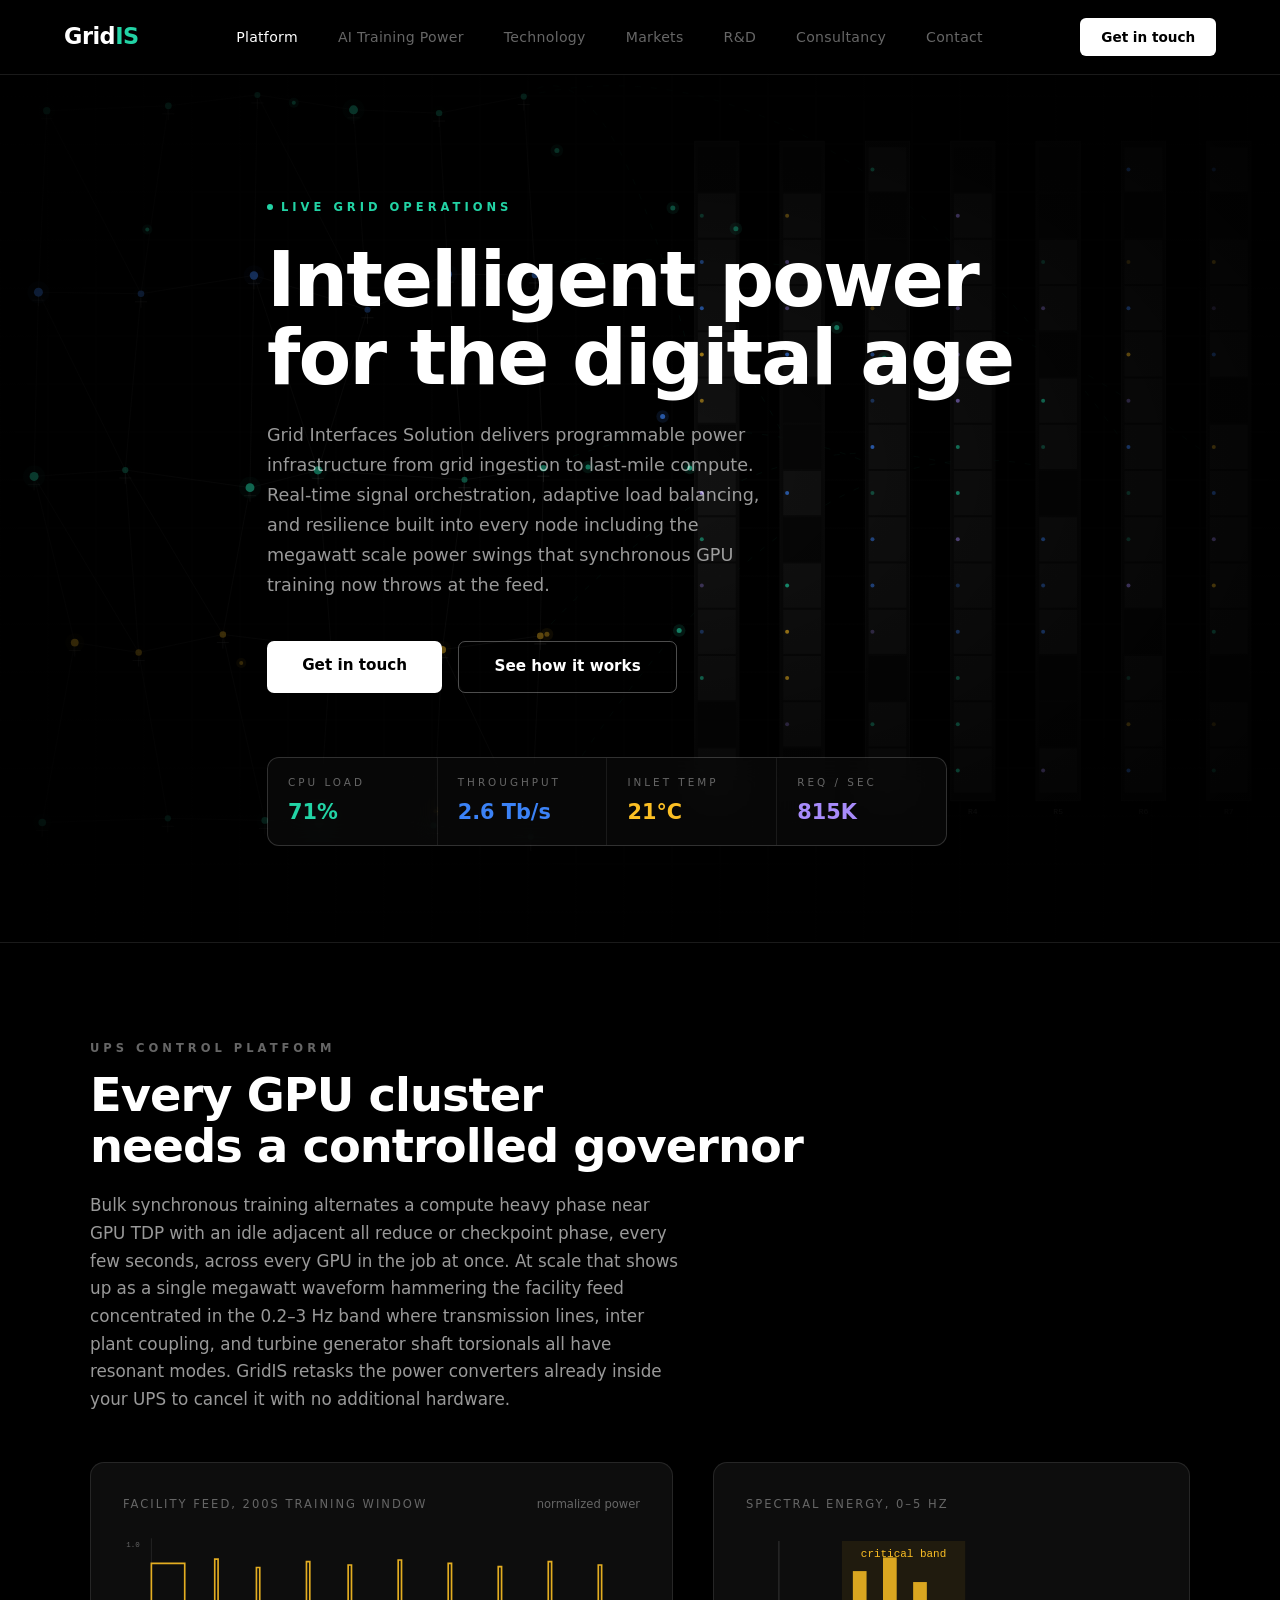
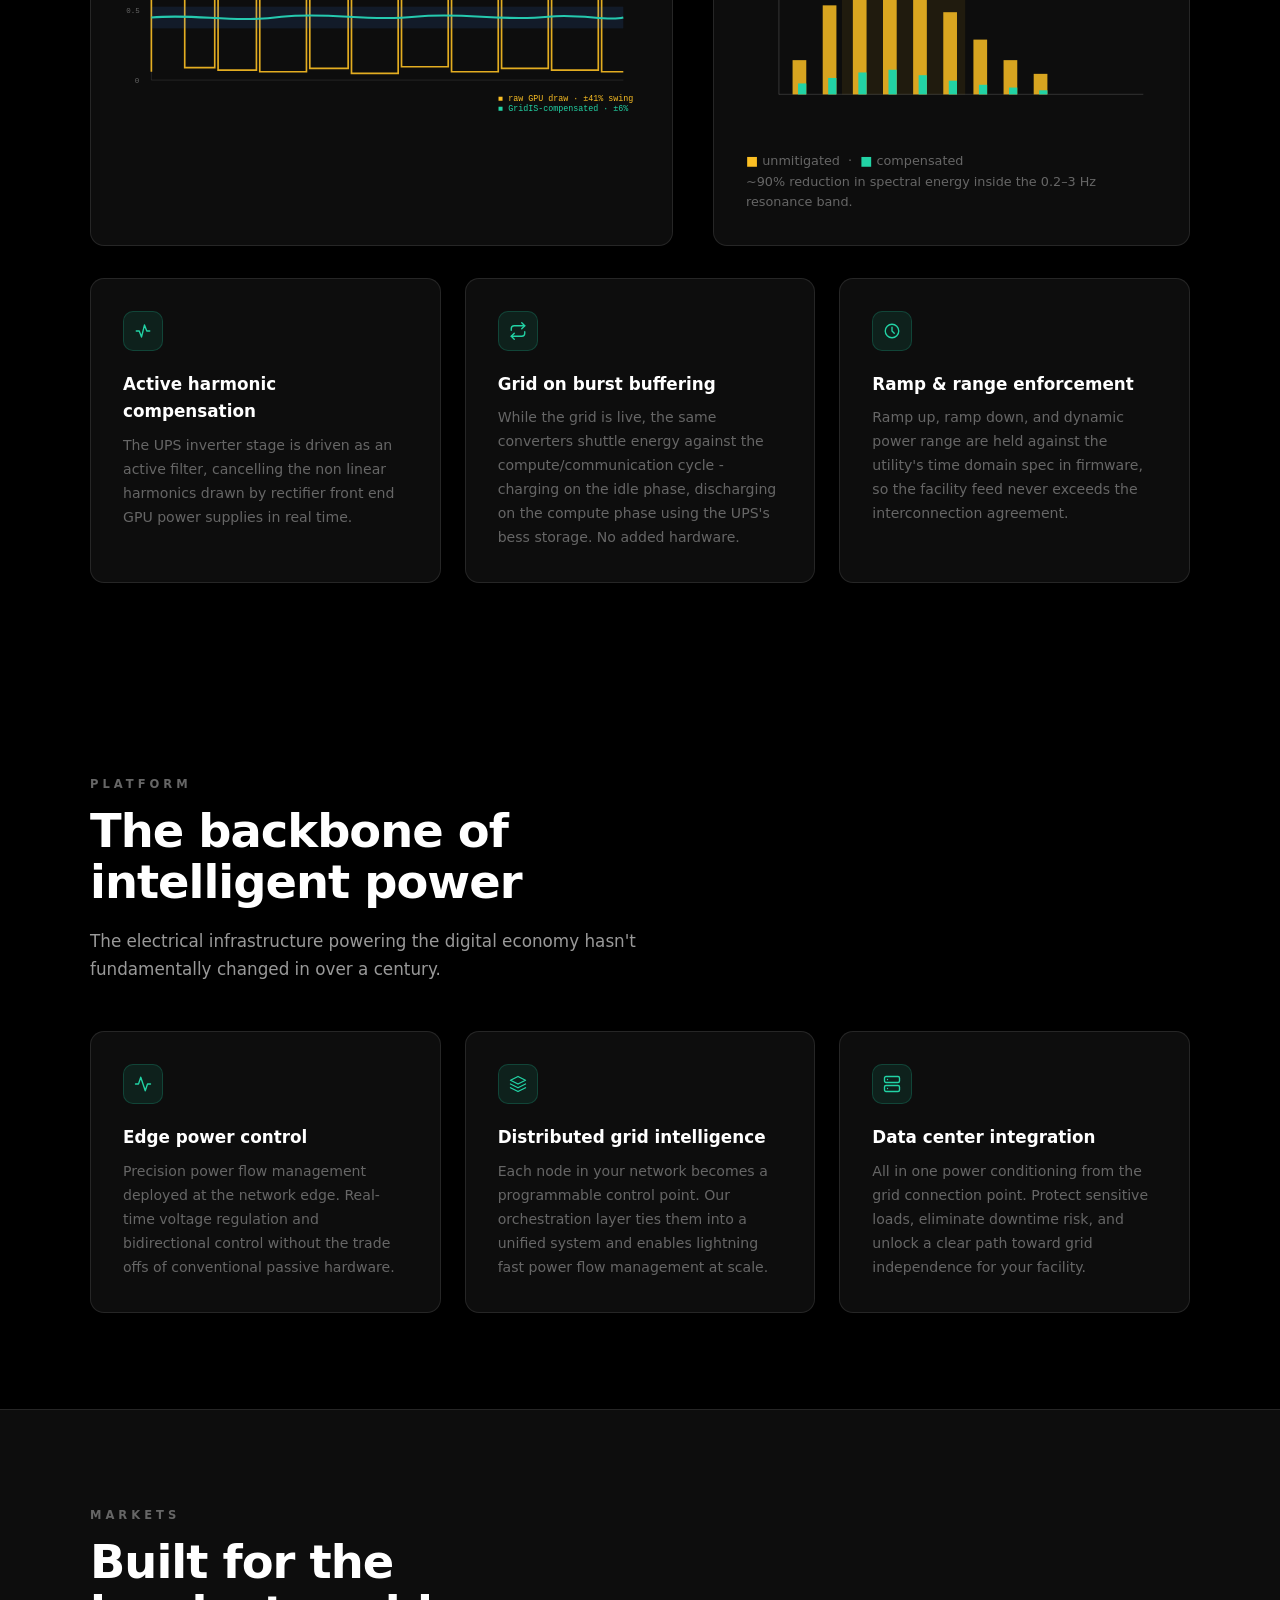
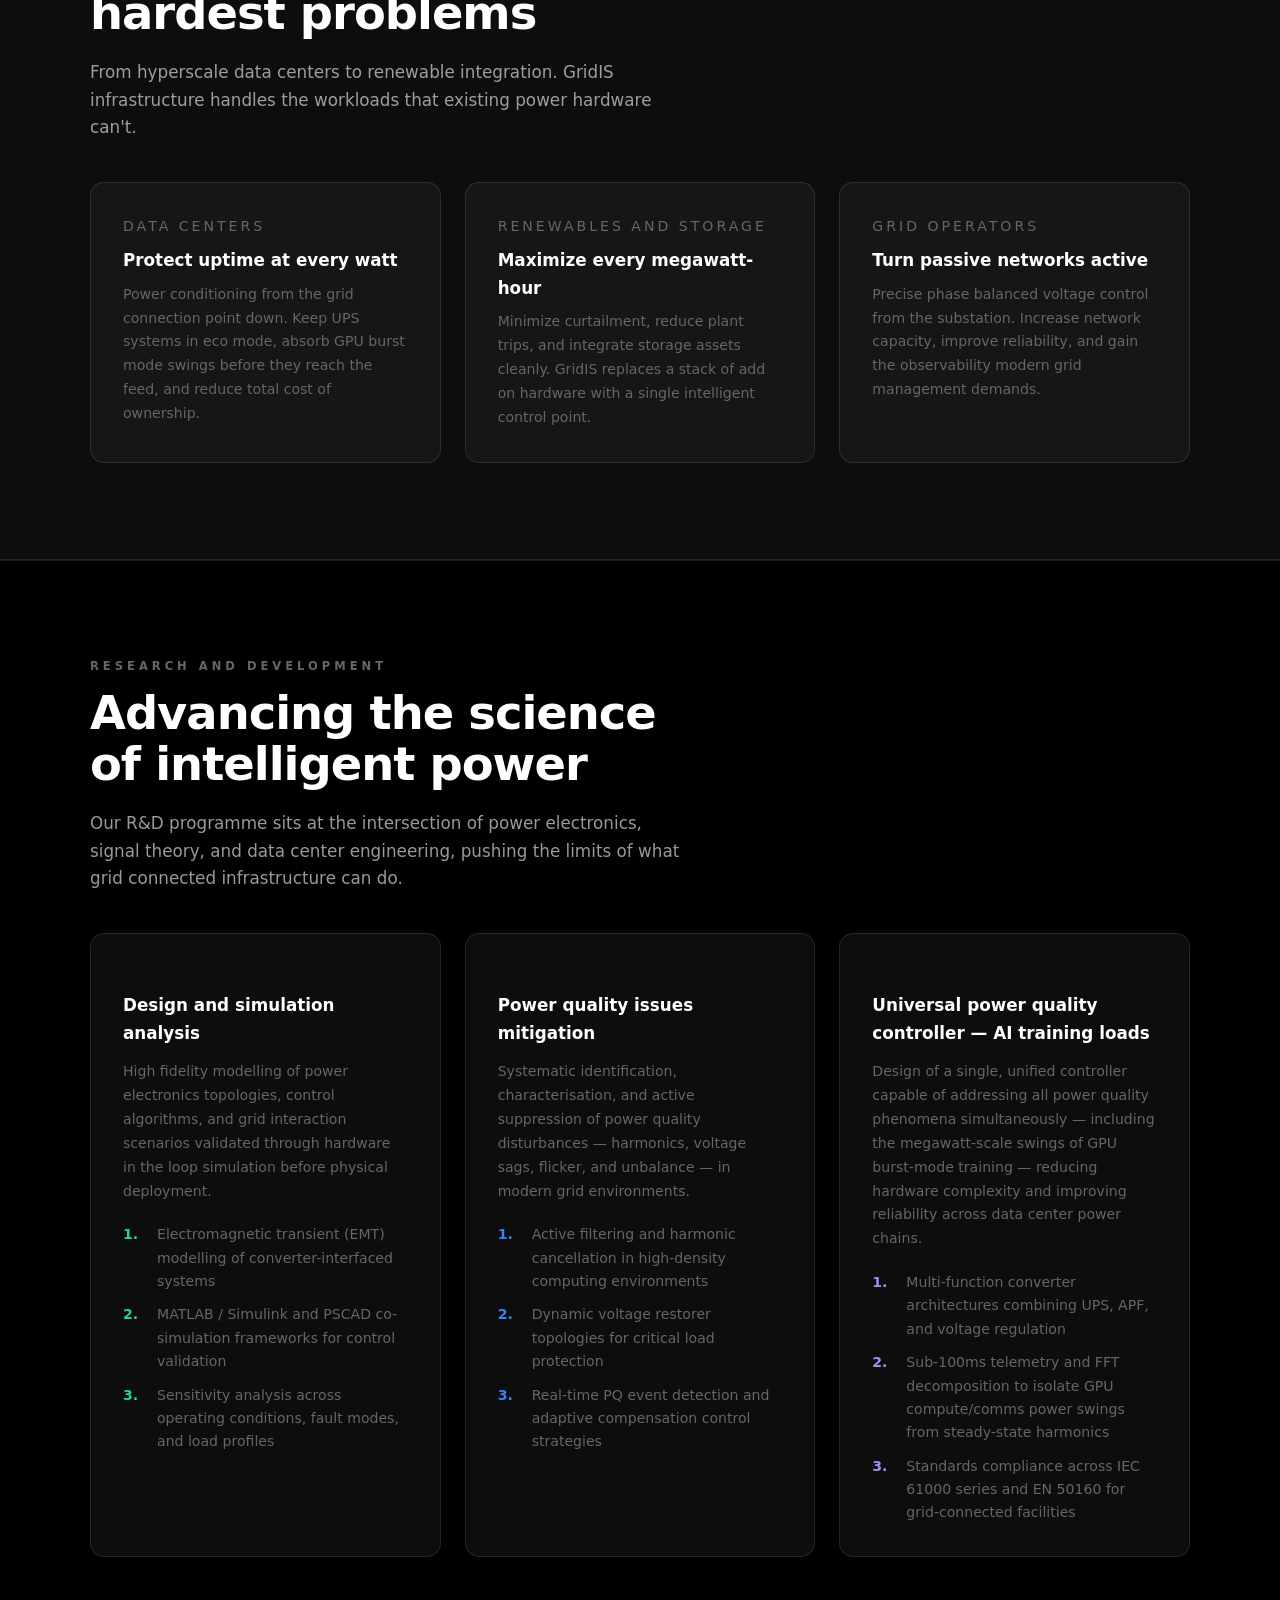
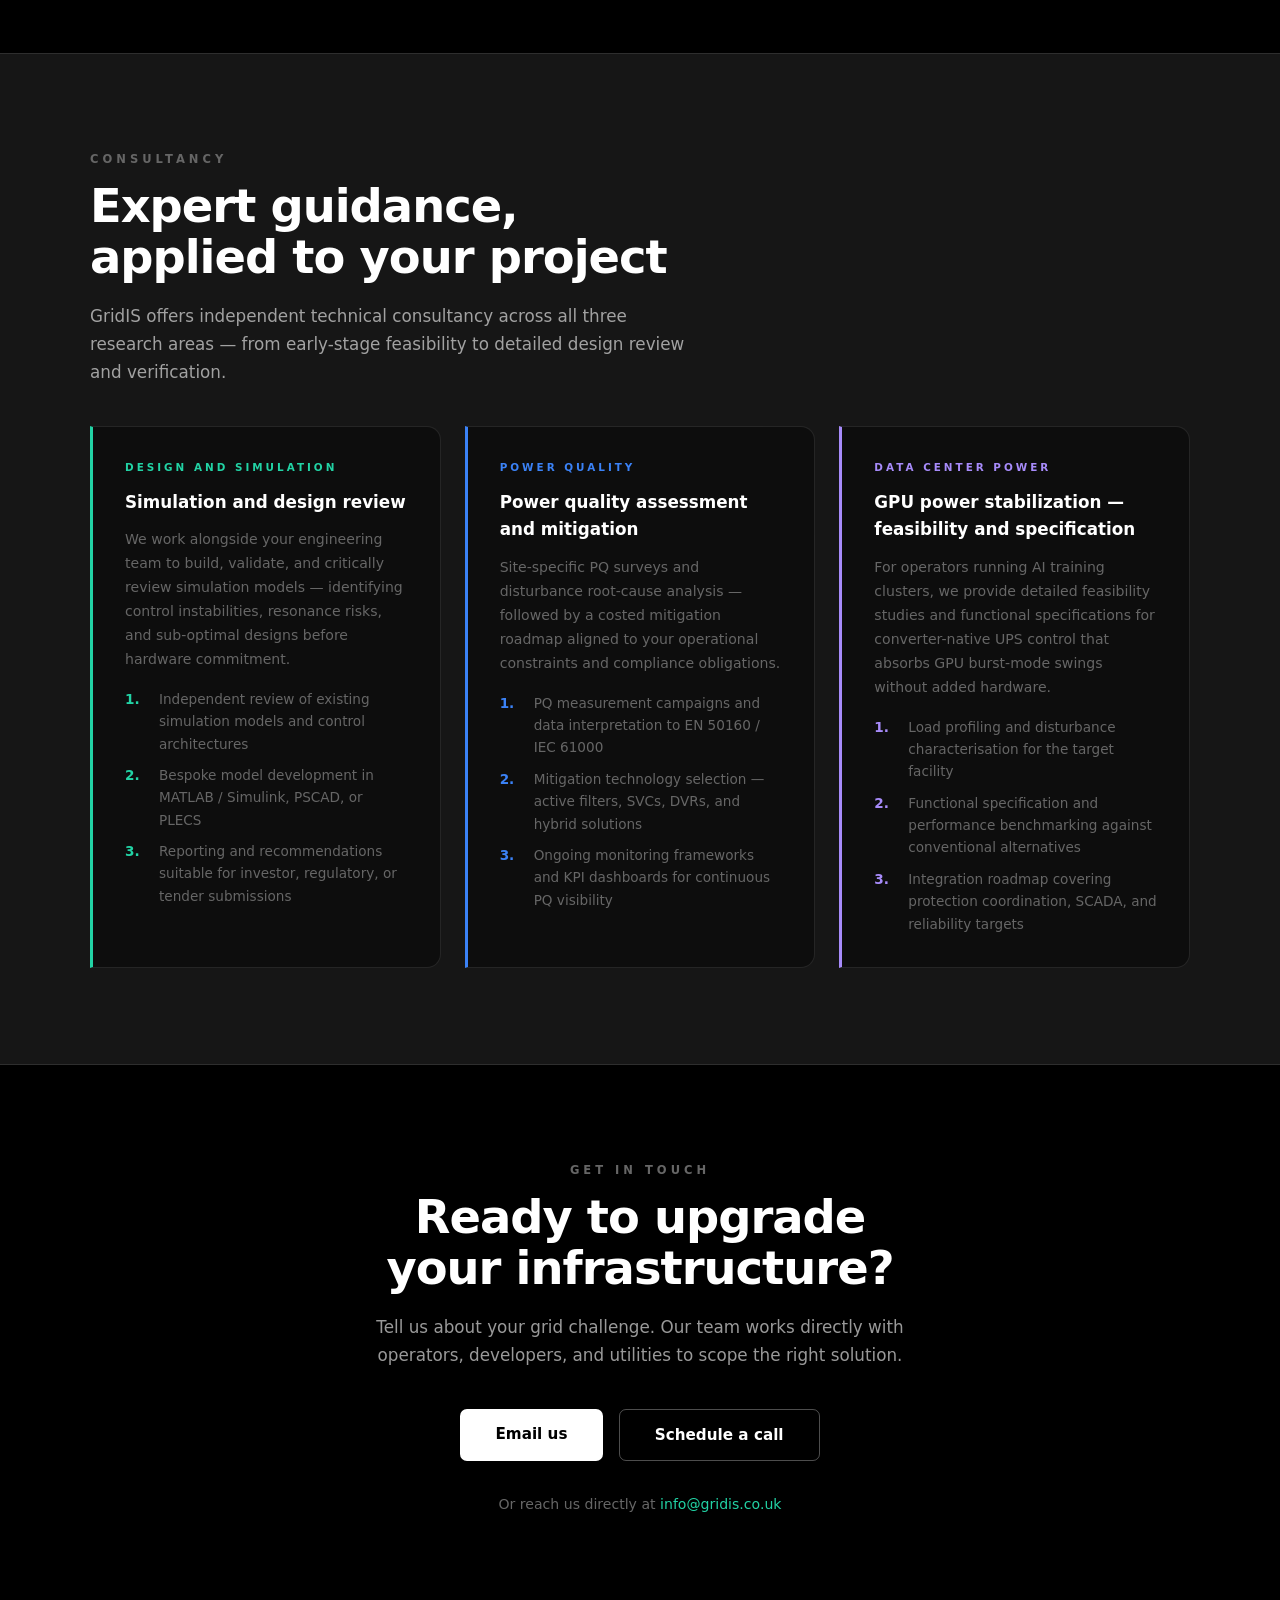
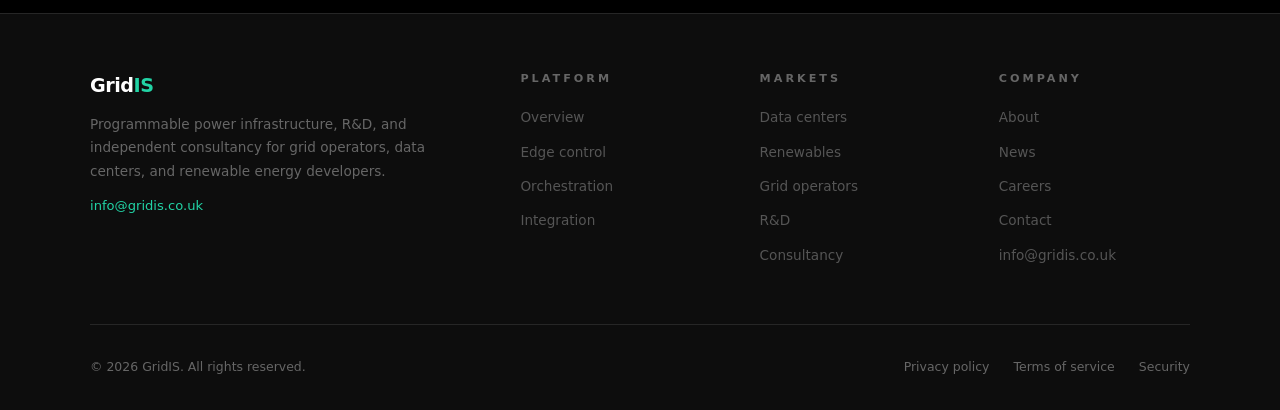
<file: index.html>
<!DOCTYPE html>
<html lang="en">
<head>
<meta charset="UTF-8">
<meta name="viewport" content="width=device-width, initial-scale=1.0">
<title>GridIS — Intelligent Power Infrastructure</title>
<style>
*, *::before, *::after { box-sizing: border-box; margin: 0; padding: 0; }

:root {
  --bg: #000;
  --surface: #0d0d0d;
  --surface2: #161616;
  --accent: #fff;
  --accent-dim: rgba(255,255,255,0.6);
  --muted: #666;
  --border: rgba(255,255,255,0.1);
  --text: #fff;
  --teal: #22d3a5;
  --blue: #3b82f6;
  --purple: #a78bfa;
  --amber: #fbbf24;
}

html { scroll-behavior: smooth; }

body {
  background: var(--bg);
  color: var(--text);
  font-family: 'Segoe UI', system-ui, -apple-system, sans-serif;
  line-height: 1.65;
  overflow-x: hidden;
}

/* NAV */
nav {
  position: fixed; top: 0; left: 0; right: 0; z-index: 100;
  display: flex; align-items: center; justify-content: space-between;
  padding: 1.1rem 4rem;
  background: rgba(0,0,0,0.85);
  backdrop-filter: blur(16px);
  border-bottom: 1px solid var(--border);
}
.logo {
  font-size: 1.4rem; font-weight: 900; letter-spacing: -0.5px;
  color: #fff; text-decoration: none;
}
.logo span { color: var(--teal); }
.nav-links { display: flex; gap: 2.5rem; list-style: none; }
.nav-links a {
  color: var(--muted); text-decoration: none;
  font-size: .88rem; font-weight: 500; transition: color .2s;
  letter-spacing: .3px;
}
.nav-links a:hover, .nav-links a.active { color: #fff; }
.btn-nav {
  background: #fff; color: #000;
  padding: .5rem 1.3rem; border-radius: 6px;
  font-weight: 700; text-decoration: none; font-size: .85rem;
  transition: opacity .2s;
}
.btn-nav:hover { opacity: .8; }

/* HERO */
.hero {
  position: relative;
  min-height: 100vh;
  display: flex;
  align-items: center;
  overflow: hidden;
}

#bg-canvas {
  position: absolute;
  inset: 0;
  width: 100%;
  height: 100%;
  z-index: 0;
}

.hero-overlay {
  position: absolute;
  inset: 0;
  background: radial-gradient(ellipse 70% 60% at 50% 50%, rgba(0,0,0,0.1) 0%, rgba(0,0,0,0.75) 70%, rgba(0,0,0,0.96) 100%);
  z-index: 1;
}

.hero-content {
  position: relative;
  z-index: 2;
  max-width: 1100px;
  margin: 0 auto;
  padding: 0 4rem;
  padding-top: 6rem;
}

.hero-eyebrow {
  display: inline-flex;
  align-items: center;
  gap: 8px;
  font-size: .72rem;
  letter-spacing: 4px;
  text-transform: uppercase;
  color: var(--teal);
  font-weight: 600;
  margin-bottom: 1.5rem;
}
.hero-eyebrow::before {
  content: '';
  display: inline-block;
  width: 6px; height: 6px;
  border-radius: 50%;
  background: var(--teal);
  animation: pulse-dot 2s ease-in-out infinite;
}
@keyframes pulse-dot {
  0%,100% { opacity:1; transform:scale(1); }
  50% { opacity:.4; transform:scale(.7); }
}

.hero h1 {
  font-size: clamp(2.8rem, 6vw, 5.2rem);
  font-weight: 900;
  letter-spacing: -2px;
  line-height: 1.02;
  margin-bottom: 1.5rem;
}
.hero h1 em {
  font-style: normal;
  color: transparent;
  -webkit-text-stroke: 1px rgba(255,255,255,0.35);
}

.hero p.lead {
  color: var(--accent-dim);
  font-size: 1.1rem;
  max-width: 520px;
  margin-bottom: 2.5rem;
  line-height: 1.7;
}

.hero-cta {
  display: flex;
  gap: 1rem;
  flex-wrap: wrap;
  margin-bottom: 4rem;
}

.btn-primary {
  display: inline-block;
  background: #fff; color: #000;
  padding: .78rem 2.2rem; border-radius: 7px;
  font-weight: 700; text-decoration: none; font-size: .95rem;
  transition: opacity .2s;
}
.btn-primary:hover { opacity: .85; }

.btn-outline {
  display: inline-block;
  border: 1px solid rgba(255,255,255,0.3); color: #fff;
  padding: .78rem 2.2rem; border-radius: 7px;
  font-weight: 600; text-decoration: none; font-size: .95rem;
  transition: background .2s, border-color .2s;
}
.btn-outline:hover { background: rgba(255,255,255,0.07); border-color: rgba(255,255,255,0.6); }

/* LIVE STATS BAR */
.stats-bar {
  display: grid;
  grid-template-columns: repeat(4, 1fr);
  gap: 1px;
  background: var(--border);
  border: 1px solid var(--border);
  border-radius: 12px;
  overflow: hidden;
  max-width: 680px;
}
.stat-item {
  background: rgba(0,0,0,0.7);
  backdrop-filter: blur(12px);
  padding: 1rem 1.25rem;
}
.stat-item .label {
  font-size: .65rem;
  letter-spacing: 3px;
  text-transform: uppercase;
  color: var(--muted);
  margin-bottom: 4px;
}
.stat-item .value {
  font-size: 1.3rem;
  font-weight: 700;
  font-variant-numeric: tabular-nums;
}
.stat-item .value.teal { color: var(--teal); }
.stat-item .value.blue { color: var(--blue); }
.stat-item .value.amber { color: var(--amber); }
.stat-item .value.purple { color: var(--purple); }

/* SECTIONS */
section { padding: 6rem 2rem; }
.container { max-width: 1100px; margin: 0 auto; }

.section-label {
  color: var(--muted); font-size: .72rem; letter-spacing: 4px;
  text-transform: uppercase; margin-bottom: .75rem; font-weight: 600;
}

h2 {
  font-size: clamp(1.8rem, 4vw, 2.9rem);
  font-weight: 800; letter-spacing: -1px; line-height: 1.1;
  margin-bottom: 1.25rem;
}

h3 { font-size: 1.25rem; font-weight: 700; margin-bottom: .6rem; }

p.lead {
  color: var(--accent-dim); font-size: 1.05rem; max-width: 600px;
  margin-bottom: 2rem;
}

hr { border: none; border-top: 1px solid var(--border); }

/* CARDS */
.card {
  background: var(--surface); border: 1px solid var(--border);
  border-radius: 14px; overflow: hidden;
  transition: border-color .25s, transform .25s;
}
.card:hover { border-color: rgba(255,255,255,0.3); transform: translateY(-3px); }
.card-body { padding: 1.75rem; }
.card-tag { font-size: .7rem; letter-spacing: 3px; text-transform: uppercase; color: var(--muted); margin-bottom: .5rem; }
.card-body p { color: var(--muted); font-size: .9rem; margin-top: .5rem; }

.features-grid {
  display: grid;
  grid-template-columns: repeat(auto-fit, minmax(300px, 1fr));
  gap: 1.5rem;
  margin-top: 3rem;
}
.feature-card {
  background: var(--surface);
  border: 1px solid var(--border);
  border-radius: 14px;
  padding: 2rem;
  transition: border-color .25s, transform .25s;
}
.feature-card:hover { border-color: rgba(255,255,255,0.25); transform: translateY(-3px); }
.feature-icon {
  width: 40px; height: 40px;
  border-radius: 10px;
  background: rgba(34,211,165,0.1);
  border: 1px solid rgba(34,211,165,0.2);
  display: flex; align-items: center; justify-content: center;
  margin-bottom: 1.25rem;
}
.feature-icon svg { width: 18px; height: 18px; stroke: var(--teal); fill: none; stroke-width: 1.8; }
.feature-card h3 { font-size: 1.05rem; font-weight: 700; margin-bottom: .5rem; }
.feature-card p { color: var(--muted); font-size: .88rem; line-height: 1.7; }

/* FOOTER */
footer {
  background: var(--surface); border-top: 1px solid var(--border);
  padding: 3.5rem 4rem 2rem;
}
.footer-grid {
  display: grid; grid-template-columns: 2fr 1fr 1fr 1fr;
  gap: 3rem; margin-bottom: 3rem;
}
.footer-desc { color: var(--muted); font-size: .85rem; line-height: 1.7; margin-top: .75rem; }
.footer-col h5 { font-size: .7rem; letter-spacing: 3px; text-transform: uppercase; color: var(--muted); margin-bottom: 1rem; }
.footer-col ul { list-style: none; }
.footer-col ul li { margin-bottom: .5rem; }
.footer-col ul li a { color: #555; text-decoration: none; font-size: .85rem; transition: color .2s; }
.footer-col ul li a:hover { color: #fff; }
.footer-bottom { display: flex; justify-content: space-between; align-items: center; padding-top: 2rem; border-top: 1px solid var(--border); }
.footer-bottom p { font-size: .78rem; color: var(--muted); }
.footer-legal { display: flex; gap: 1.5rem; }
.footer-legal a { color: var(--muted); font-size: .78rem; text-decoration: none; }
.footer-legal a:hover { color: #fff; }

@media (max-width: 768px) {
  nav { padding: 1rem 1.5rem; }
  .nav-links { display: none; }
  .footer-grid { grid-template-columns: 1fr 1fr; }
  .hero-content { padding: 0 1.5rem; padding-top: 6rem; }
  .stats-bar { grid-template-columns: repeat(2, 1fr); }
  .hero h1 { letter-spacing: -1px; }
}
</style>
</head>
<body>

<nav>
  <a class="logo" href="#">Grid<span>IS</span></a>
  <ul class="nav-links">
    <li><a href="#" class="active">Platform</a></li>
    <li><a href="#ai-power">AI Training Power</a></li>
    <li><a href="#technology">Technology</a></li>
    <li><a href="#markets">Markets</a></li>
    <li><a href="#research">R&amp;D</a></li>
    <li><a href="#consultancy">Consultancy</a></li>
    <li><a href="#contact">Contact</a></li>
  </ul>
  <a class="btn-nav" href="#contact">Get in touch</a>
</nav>

<!-- HERO with full-page canvas background -->
<section class="hero">
  <canvas id="bg-canvas"></canvas>
  <div class="hero-overlay"></div>

  <div class="hero-content">
    <div class="hero-eyebrow">Live grid operations</div>
    <h1>
      Intelligent power<br>
      for the digital age<br>
    </h1>
    <p class="lead">
      Grid Interfaces Solution delivers programmable power infrastructure from grid ingestion to last-mile compute. Real-time signal orchestration, adaptive load balancing, and resilience built into every node including the megawatt scale power swings that synchronous GPU training now throws at the feed.
    </p>
    <div class="hero-cta">
      <a class="btn-primary" href="#contact">Get in touch</a>
      <a class="btn-outline" href="#technology">See how it works</a>
    </div>

    <div class="stats-bar">
      <div class="stat-item">
        <div class="label">CPU load</div>
        <div class="value teal" id="s-cpu">68%</div>
      </div>
      <div class="stat-item">
        <div class="label">Throughput</div>
        <div class="value blue" id="s-net">2.4 Tb/s</div>
      </div>
      <div class="stat-item">
        <div class="label">Inlet temp</div>
        <div class="value amber" id="s-temp">21°C</div>
      </div>
      <div class="stat-item">
        <div class="label">Req / sec</div>
        <div class="value purple" id="s-req">847K</div>
      </div>
    </div>
  </div>
</section>

<!-- AI TRAINING POWER STABILIZATION SECTION -->
<section id="ai-power" style="background: var(--bg); border-top: 1px solid var(--border);">
  <div class="container">
    <p class="section-label"> UPS control platform</p>
    <h2>Every GPU cluster<br>needs a controlled governor</h2>
    <p class="lead">Bulk synchronous training alternates a compute heavy phase near GPU TDP with an idle adjacent all reduce or checkpoint phase, every few seconds, across every GPU in the job at once. At scale that shows up as a single megawatt waveform hammering the facility feed  concentrated in the 0.2–3&nbsp;Hz band where transmission lines, inter plant coupling, and turbine generator shaft torsionals all have resonant modes. GridIS retasks the power converters already inside your UPS to cancel it with no additional hardware.</p>

    <div style="display:grid; grid-template-columns: 1.1fr 0.9fr; gap:2.5rem; margin-top:3rem; align-items:stretch;">

      <div style="background:var(--surface); border:1px solid var(--border); border-radius:14px; padding:2rem;">
        <div style="display:flex; justify-content:space-between; align-items:baseline; margin-bottom:1rem; flex-wrap:wrap; gap:.5rem;">
          <span style="font-size:.72rem; letter-spacing:2px; text-transform:uppercase; color:var(--muted);">Facility feed, 200s training window</span>
          <span style="font-size:.72rem; color:var(--muted);">normalized power</span>
        </div>
        <svg viewBox="0 0 620 220" style="width:100%; height:auto; display:block;" xmlns="http://www.w3.org/2000/svg">
          <line x1="34" y1="10" x2="34" y2="180" stroke="rgba(255,255,255,0.12)" stroke-width="1"/>
          <line x1="34" y1="180" x2="600" y2="180" stroke="rgba(255,255,255,0.12)" stroke-width="1"/>
          <text x="4" y="20" font-family="monospace" font-size="9" fill="#666">1.0</text>
          <text x="4" y="100" font-family="monospace" font-size="9" fill="#666">0.5</text>
          <text x="14" y="184" font-family="monospace" font-size="9" fill="#666">0</text>

          <!-- raw GPU power draw, unmitigated -->
          <path d="M34,170 L34,40 L74,40 L74,165 L110,165 L110,35 L114,35 L114,168 L160,168 L160,45 L164,45 L164,170 L220,170 L220,38 L224,38 L224,166 L270,166 L270,42 L274,42 L274,172 L330,172 L330,36 L334,36 L334,164 L390,164 L390,40 L394,40 L394,170 L450,170 L450,44 L454,44 L454,166 L510,166 L510,38 L514,38 L514,168 L570,168 L570,42 L574,42 L574,170 L600,170"
                fill="none" stroke="var(--amber)" stroke-width="2" opacity="0.9"/>

          <!-- compensated output -->
          <path d="M34,105 C90,100 130,112 190,104 C250,98 290,110 350,104 C410,98 450,110 510,104 C550,100 580,110 600,105"
                fill="none" stroke="var(--teal)" stroke-width="2.5"/>

          <!-- utility dynamic-range band -->
          <rect x="34" y="92" width="566" height="26" fill="var(--blue)" opacity="0.12"/>

          <text x="450" y="205" font-family="monospace" font-size="10" fill="var(--amber)">■ raw GPU draw · ±41% swing</text>
          <text x="450" y="217" font-family="monospace" font-size="10" fill="var(--teal)">■ GridIS-compensated · ±6%</text>
        </svg>
      </div>

      <div style="background:var(--surface); border:1px solid var(--border); border-radius:14px; padding:2rem; display:flex; flex-direction:column;">
        <div style="font-size:.72rem; letter-spacing:2px; text-transform:uppercase; color:var(--muted); margin-bottom:1rem;">Spectral energy, 0–5 Hz</div>
        <svg viewBox="0 0 300 150" style="width:100%; height:auto; flex-grow:1;" xmlns="http://www.w3.org/2000/svg">
          <line x1="24" y1="8" x2="24" y2="120" stroke="rgba(255,255,255,0.12)" stroke-width="1"/>
          <line x1="24" y1="120" x2="290" y2="120" stroke="rgba(255,255,255,0.12)" stroke-width="1"/>
          <rect x="70" y="8" width="90" height="112" fill="var(--amber)" opacity="0.08"/>
          <text x="115" y="20" text-anchor="middle" font-family="monospace" font-size="8" fill="var(--amber)">critical band</text>

          <g fill="var(--amber)" opacity="0.85">
            <rect x="34" y="95" width="10" height="25"/>
            <rect x="56" y="55" width="10" height="65"/>
            <rect x="78" y="30" width="10" height="90"/>
            <rect x="100" y="20" width="10" height="100"/>
            <rect x="122" y="38" width="10" height="82"/>
            <rect x="144" y="60" width="10" height="60"/>
            <rect x="166" y="80" width="10" height="40"/>
            <rect x="188" y="95" width="10" height="25"/>
            <rect x="210" y="105" width="10" height="15"/>
          </g>
          <g fill="var(--teal)">
            <rect x="38" y="112" width="6" height="8"/>
            <rect x="60" y="108" width="6" height="12"/>
            <rect x="82" y="104" width="6" height="16"/>
            <rect x="104" y="102" width="6" height="18"/>
            <rect x="126" y="106" width="6" height="14"/>
            <rect x="148" y="110" width="6" height="10"/>
            <rect x="170" y="113" width="6" height="7"/>
            <rect x="192" y="115" width="6" height="5"/>
            <rect x="214" y="117" width="6" height="3"/>
          </g>
        </svg>
        <div style="margin-top:1rem; font-size:.8rem; color:var(--muted); line-height:1.6;">
          <span style="color:var(--amber);">■</span> unmitigated &nbsp;·&nbsp; <span style="color:var(--teal);">■</span> compensated<br>
          ~90% reduction in spectral energy inside the 0.2–3&nbsp;Hz resonance band.
        </div>
      </div>
    </div>

    <div class="features-grid" style="margin-top:2rem;">
      <div class="feature-card">
        <div class="feature-icon">
          <svg viewBox="0 0 24 24" fill="none" stroke="currentColor" stroke-width="1.8" stroke-linecap="round" stroke-linejoin="round"><path d="M3 12h4l3 8 4-16 3 8h4"/></svg>
        </div>
        <h3>Active harmonic compensation</h3>
        <p>The UPS inverter stage is driven as an active filter, cancelling the non linear harmonics drawn by rectifier front end GPU power supplies in real time.</p>
      </div>
      <div class="feature-card">
        <div class="feature-icon">
          <svg viewBox="0 0 24 24" fill="none" stroke="currentColor" stroke-width="1.8" stroke-linecap="round" stroke-linejoin="round"><path d="M17 1l4 4-4 4"/><path d="M3 11V9a4 4 0 014-4h14"/><path d="M7 23l-4-4 4-4"/><path d="M21 13v2a4 4 0 01-4 4H3"/></svg>
        </div>
        <h3>Grid on burst buffering</h3>
        <p>While the grid is live, the same converters shuttle energy against the compute/communication cycle - charging on the idle phase, discharging on the compute phase using the UPS's bess storage. No added hardware.</p>
      </div>
      <div class="feature-card">
        <div class="feature-icon">
          <svg viewBox="0 0 24 24" fill="none" stroke="currentColor" stroke-width="1.8" stroke-linecap="round" stroke-linejoin="round"><circle cx="12" cy="12" r="9"/><path d="M12 7v5l3 3"/></svg>
        </div>
        <h3>Ramp &amp; range enforcement</h3>
        <p>Ramp up, ramp down, and dynamic power range are held against the utility's time domain spec in firmware, so the facility feed never exceeds the interconnection agreement.</p>
      </div>
    </div>
  </div>
</section>

<!-- PLATFORM SECTION -->
<section id="technology" style="background: var(--bg);">
  <div class="container">
    <p class="section-label">Platform</p>
    <h2>The backbone of<br>intelligent power</h2>
    <p class="lead">The electrical infrastructure powering the digital economy hasn't fundamentally changed in over a century.</p>
    <div class="features-grid">
      <div class="feature-card">
        <div class="feature-icon">
          <svg viewBox="0 0 24 24" fill="none" stroke="currentColor" stroke-width="1.8" stroke-linecap="round" stroke-linejoin="round"><polyline points="22 12 18 12 15 21 9 3 6 12 2 12"/></svg>
        </div>
        <h3>Edge power control</h3>
        <p>Precision power flow management deployed at the network edge. Real-time voltage regulation and bidirectional control without the trade offs of conventional passive hardware.</p>
      </div>
      <div class="feature-card">
        <div class="feature-icon">
          <svg viewBox="0 0 24 24" fill="none" stroke="currentColor" stroke-width="1.8" stroke-linecap="round" stroke-linejoin="round"><path d="M12 2L2 7l10 5 10-5-10-5z"/><path d="M2 17l10 5 10-5"/><path d="M2 12l10 5 10-5"/></svg>
        </div>
        <h3>Distributed grid intelligence</h3>
        <p>Each node in your network becomes a programmable control point. Our orchestration layer ties them into a unified system and enables lightning fast power flow management at scale.</p>
      </div>
      <div class="feature-card">
        <div class="feature-icon">
          <svg viewBox="0 0 24 24" fill="none" stroke="currentColor" stroke-width="1.8" stroke-linecap="round" stroke-linejoin="round"><rect x="2" y="2" width="20" height="8" rx="2"/><rect x="2" y="14" width="20" height="8" rx="2"/><line x1="6" y1="6" x2="6.01" y2="6"/><line x1="6" y1="18" x2="6.01" y2="18"/></svg>
        </div>
        <h3>Data center integration</h3>
        <p>All in one power conditioning from the grid connection point. Protect sensitive loads, eliminate downtime risk, and unlock a clear path toward grid independence for your facility.</p>
      </div>
    </div>
  </div>
</section>

<!-- MARKETS SECTION -->
<section id="markets" style="background: var(--surface); border-top: 1px solid var(--border); border-bottom: 1px solid var(--border);">
  <div class="container">
    <p class="section-label">Markets</p>
    <h2>Built for the<br>hardest problems</h2>
    <p class="lead">From hyperscale data centers to renewable integration. GridIS infrastructure handles the workloads that existing power hardware can't.</p>
    <div class="features-grid" style="margin-top:2.5rem;">
      <div class="feature-card" style="background:var(--surface2);">
        <p class="card-tag">Data centers</p>
        <h3>Protect uptime at every watt</h3>
        <p>Power conditioning from the grid connection point down. Keep UPS systems in eco mode, absorb GPU burst mode swings before they reach the feed, and reduce total cost of ownership.</p>
      </div>
      <div class="feature-card" style="background:var(--surface2);">
        <p class="card-tag">Renewables and storage</p>
        <h3>Maximize every megawatt-hour</h3>
        <p>Minimize curtailment, reduce plant trips, and integrate storage assets cleanly. GridIS replaces a stack of add on hardware with a single intelligent control point.</p>
      </div>
      <div class="feature-card" style="background:var(--surface2);">
        <p class="card-tag">Grid operators</p>
        <h3>Turn passive networks active</h3>
        <p>Precise phase balanced voltage control from the substation. Increase network capacity, improve reliability, and gain the observability modern grid management demands.</p>
      </div>
    </div>
  </div>
</section>

<!-- RESEARCH AND DEVELOPMENT SECTION -->
<section id="research" style="background: var(--bg); border-top: 1px solid var(--border);">
  <div class="container">
    <p class="section-label">Research and development</p>
    <h2>Advancing the science<br>of intelligent power</h2>
    <p class="lead">Our R&amp;D programme sits at the intersection of power electronics, signal theory, and data center engineering, pushing the limits of what grid connected infrastructure can do.</p>

    <div style="display:grid; grid-template-columns: repeat(auto-fit, minmax(300px,1fr)); gap:1.5rem; margin-top:2.5rem;">

      <div style="background:var(--surface); border:1px solid var(--border); border-radius:14px; padding:2rem;">
        <div style="display:inline-flex; align-items:center; gap:8px; margin-bottom:1rem;">
        </div>
        <h3 style="font-size:1.05rem; margin-bottom:.75rem;">Design and simulation analysis</h3>
        <p style="color:var(--muted); font-size:.88rem; margin-bottom:1.25rem; line-height:1.7;">High fidelity modelling of power electronics topologies, control algorithms, and grid interaction scenarios validated through hardware in the loop simulation before physical deployment.</p>
        <ul style="list-style:none; display:flex; flex-direction:column; gap:.65rem;">
          <li style="display:flex; gap:.75rem; align-items:flex-start; font-size:.88rem; color:var(--muted);">
            <span style="color:var(--teal); font-weight:700; flex-shrink:0; min-width:22px;">1.</span>
            <span>Electromagnetic transient (EMT) modelling of converter-interfaced systems</span>
          </li>
          <li style="display:flex; gap:.75rem; align-items:flex-start; font-size:.88rem; color:var(--muted);">
            <span style="color:var(--teal); font-weight:700; flex-shrink:0; min-width:22px;">2.</span>
            <span>MATLAB / Simulink and PSCAD co-simulation frameworks for control validation</span>
          </li>
          <li style="display:flex; gap:.75rem; align-items:flex-start; font-size:.88rem; color:var(--muted);">
            <span style="color:var(--teal); font-weight:700; flex-shrink:0; min-width:22px;">3.</span>
            <span>Sensitivity analysis across operating conditions, fault modes, and load profiles</span>
          </li>
        </ul>
      </div>

      <div style="background:var(--surface); border:1px solid var(--border); border-radius:14px; padding:2rem;">
        <div style="display:inline-flex; align-items:center; gap:8px; margin-bottom:1rem;">
        </div>
        <h3 style="font-size:1.05rem; margin-bottom:.75rem;">Power quality issues mitigation</h3>
        <p style="color:var(--muted); font-size:.88rem; margin-bottom:1.25rem; line-height:1.7;">Systematic identification, characterisation, and active suppression of power quality disturbances — harmonics, voltage sags, flicker, and unbalance — in modern grid environments.</p>
        <ul style="list-style:none; display:flex; flex-direction:column; gap:.65rem;">
          <li style="display:flex; gap:.75rem; align-items:flex-start; font-size:.88rem; color:var(--muted);">
            <span style="color:var(--blue); font-weight:700; flex-shrink:0; min-width:22px;">1.</span>
            <span>Active filtering and harmonic cancellation in high-density computing environments</span>
          </li>
          <li style="display:flex; gap:.75rem; align-items:flex-start; font-size:.88rem; color:var(--muted);">
            <span style="color:var(--blue); font-weight:700; flex-shrink:0; min-width:22px;">2.</span>
            <span>Dynamic voltage restorer topologies for critical load protection</span>
          </li>
          <li style="display:flex; gap:.75rem; align-items:flex-start; font-size:.88rem; color:var(--muted);">
            <span style="color:var(--blue); font-weight:700; flex-shrink:0; min-width:22px;">3.</span>
            <span>Real-time PQ event detection and adaptive compensation control strategies</span>
          </li>
        </ul>
      </div>

      <div style="background:var(--surface); border:1px solid var(--border); border-radius:14px; padding:2rem;">
        <div style="display:inline-flex; align-items:center; gap:8px; margin-bottom:1rem;">
        </div>
        <h3 style="font-size:1.05rem; margin-bottom:.75rem;">Universal power quality controller — AI training loads</h3>
        <p style="color:var(--muted); font-size:.88rem; margin-bottom:1.25rem; line-height:1.7;">Design of a single, unified controller capable of addressing all power quality phenomena simultaneously — including the megawatt-scale swings of GPU burst-mode training — reducing hardware complexity and improving reliability across data center power chains.</p>
        <ul style="list-style:none; display:flex; flex-direction:column; gap:.65rem;">
          <li style="display:flex; gap:.75rem; align-items:flex-start; font-size:.88rem; color:var(--muted);">
            <span style="color:var(--purple); font-weight:700; flex-shrink:0; min-width:22px;">1.</span>
            <span>Multi-function converter architectures combining UPS, APF, and voltage regulation</span>
          </li>
          <li style="display:flex; gap:.75rem; align-items:flex-start; font-size:.88rem; color:var(--muted);">
            <span style="color:var(--purple); font-weight:700; flex-shrink:0; min-width:22px;">2.</span>
            <span>Sub-100ms telemetry and FFT decomposition to isolate GPU compute/comms power swings from steady-state harmonics</span>
          </li>
          <li style="display:flex; gap:.75rem; align-items:flex-start; font-size:.88rem; color:var(--muted);">
            <span style="color:var(--purple); font-weight:700; flex-shrink:0; min-width:22px;">3.</span>
            <span>Standards compliance across IEC 61000 series and EN 50160 for grid-connected facilities</span>
          </li>
        </ul>
      </div>

    </div>
  </div>
</section>

<!-- CONSULTANCY SECTION -->
<section id="consultancy" style="background: var(--surface2); border-top: 1px solid var(--border); border-bottom: 1px solid var(--border);">
  <div class="container">
    <p class="section-label">Consultancy</p>
    <h2>Expert guidance,<br>applied to your project</h2>
    <p class="lead">GridIS offers independent technical consultancy across all three research areas — from early-stage feasibility to detailed design review and verification.</p>

    <div style="display:grid; grid-template-columns: repeat(auto-fit, minmax(300px,1fr)); gap:1.5rem; margin-top:2.5rem;">

      <div style="background:var(--surface); border:1px solid var(--border); border-left: 3px solid var(--teal); border-radius:0 14px 14px 0; padding:2rem;">
        <p style="font-size:.65rem; letter-spacing:3px; text-transform:uppercase; color:var(--teal); font-weight:600; margin-bottom:.75rem;">Design and simulation</p>
        <h3 style="font-size:1.05rem; margin-bottom:.75rem;">Simulation and design review</h3>
        <p style="color:var(--muted); font-size:.88rem; line-height:1.7; margin-bottom:1rem;">We work alongside your engineering team to build, validate, and critically review simulation models — identifying control instabilities, resonance risks, and sub-optimal designs before hardware commitment.</p>
        <ul style="list-style:none; display:flex; flex-direction:column; gap:.55rem;">
          <li style="display:flex; gap:.75rem; align-items:flex-start; font-size:.85rem; color:var(--muted);">
            <span style="color:var(--teal); font-weight:700; flex-shrink:0; min-width:22px;">1.</span>
            <span>Independent review of existing simulation models and control architectures</span>
          </li>
          <li style="display:flex; gap:.75rem; align-items:flex-start; font-size:.85rem; color:var(--muted);">
            <span style="color:var(--teal); font-weight:700; flex-shrink:0; min-width:22px;">2.</span>
            <span>Bespoke model development in MATLAB / Simulink, PSCAD, or PLECS</span>
          </li>
          <li style="display:flex; gap:.75rem; align-items:flex-start; font-size:.85rem; color:var(--muted);">
            <span style="color:var(--teal); font-weight:700; flex-shrink:0; min-width:22px;">3.</span>
            <span>Reporting and recommendations suitable for investor, regulatory, or tender submissions</span>
          </li>
        </ul>
      </div>

      <div style="background:var(--surface); border:1px solid var(--border); border-left: 3px solid var(--blue); border-radius:0 14px 14px 0; padding:2rem;">
        <p style="font-size:.65rem; letter-spacing:3px; text-transform:uppercase; color:var(--blue); font-weight:600; margin-bottom:.75rem;">Power quality</p>
        <h3 style="font-size:1.05rem; margin-bottom:.75rem;">Power quality assessment and mitigation</h3>
        <p style="color:var(--muted); font-size:.88rem; line-height:1.7; margin-bottom:1rem;">Site-specific PQ surveys and disturbance root-cause analysis — followed by a costed mitigation roadmap aligned to your operational constraints and compliance obligations.</p>
        <ul style="list-style:none; display:flex; flex-direction:column; gap:.55rem;">
          <li style="display:flex; gap:.75rem; align-items:flex-start; font-size:.85rem; color:var(--muted);">
            <span style="color:var(--blue); font-weight:700; flex-shrink:0; min-width:22px;">1.</span>
            <span>PQ measurement campaigns and data interpretation to EN 50160 / IEC 61000</span>
          </li>
          <li style="display:flex; gap:.75rem; align-items:flex-start; font-size:.85rem; color:var(--muted);">
            <span style="color:var(--blue); font-weight:700; flex-shrink:0; min-width:22px;">2.</span>
            <span>Mitigation technology selection — active filters, SVCs, DVRs, and hybrid solutions</span>
          </li>
          <li style="display:flex; gap:.75rem; align-items:flex-start; font-size:.85rem; color:var(--muted);">
            <span style="color:var(--blue); font-weight:700; flex-shrink:0; min-width:22px;">3.</span>
            <span>Ongoing monitoring frameworks and KPI dashboards for continuous PQ visibility</span>
          </li>
        </ul>
      </div>

      <div style="background:var(--surface); border:1px solid var(--border); border-left: 3px solid var(--purple); border-radius:0 14px 14px 0; padding:2rem;">
        <p style="font-size:.65rem; letter-spacing:3px; text-transform:uppercase; color:var(--purple); font-weight:600; margin-bottom:.75rem;">Data center power</p>
        <h3 style="font-size:1.05rem; margin-bottom:.75rem;">GPU power stabilization — feasibility and specification</h3>
        <p style="color:var(--muted); font-size:.88rem; line-height:1.7; margin-bottom:1rem;">For operators running AI training clusters, we provide detailed feasibility studies and functional specifications for converter-native UPS control that absorbs GPU burst-mode swings without added hardware.</p>
        <ul style="list-style:none; display:flex; flex-direction:column; gap:.55rem;">
          <li style="display:flex; gap:.75rem; align-items:flex-start; font-size:.85rem; color:var(--muted);">
            <span style="color:var(--purple); font-weight:700; flex-shrink:0; min-width:22px;">1.</span>
            <span>Load profiling and disturbance characterisation for the target facility</span>
          </li>
          <li style="display:flex; gap:.75rem; align-items:flex-start; font-size:.85rem; color:var(--muted);">
            <span style="color:var(--purple); font-weight:700; flex-shrink:0; min-width:22px;">2.</span>
            <span>Functional specification and performance benchmarking against conventional alternatives</span>
          </li>
          <li style="display:flex; gap:.75rem; align-items:flex-start; font-size:.85rem; color:var(--muted);">
            <span style="color:var(--purple); font-weight:700; flex-shrink:0; min-width:22px;">3.</span>
            <span>Integration roadmap covering protection coordination, SCADA, and reliability targets</span>
          </li>
        </ul>
      </div>

    </div>
  </div>
</section>

<!-- CTA SECTION -->
<section id="contact" style="background: var(--bg); text-align:center;">
  <div class="container" style="max-width:680px;">
    <p class="section-label" style="text-align:center;">Get in touch</p>
    <h2 style="text-align:center;">Ready to upgrade<br>your infrastructure?</h2>
    <p class="lead" style="margin:0 auto 2.5rem; text-align:center;">Tell us about your grid challenge. Our team works directly with operators, developers, and utilities to scope the right solution.</p>
    <div style="display:flex; gap:1rem; justify-content:center; flex-wrap:wrap; margin-bottom:2rem;">
      <a class="btn-primary" href="mailto:info@gridis.co.uk">Email us</a>
      <a class="btn-outline" href="#">Schedule a call</a>
    </div>
    <p style="font-size:.88rem; color:var(--muted);">Or reach us directly at <a href="mailto:info@gridis.co.uk" style="color:var(--teal); text-decoration:none;">info@gridis.co.uk</a></p>
  </div>
</section>

<footer>
  <div class="container">
    <div class="footer-grid">
      <div class="footer-col">
        <a class="logo" href="#" style="font-size:1.2rem; text-decoration:none; color:#fff; font-weight:900;">Grid<span style="color:var(--teal)">IS</span></a>
        <p class="footer-desc" style="margin-top:.75rem;">Programmable power infrastructure, R&amp;D, and independent consultancy for grid operators, data centers, and renewable energy developers.</p>
        <p style="margin-top:.75rem; font-size:.82rem;"><a href="mailto:info@gridis.co.uk" style="color:var(--teal); text-decoration:none;">info@gridis.co.uk</a></p>
      </div>
      <div class="footer-col">
        <h5>Platform</h5>
        <ul>
          <li><a href="#technology">Overview</a></li>
          <li><a href="#technology">Edge control</a></li>
          <li><a href="#technology">Orchestration</a></li>
          <li><a href="#technology">Integration</a></li>
        </ul>
      </div>
      <div class="footer-col">
        <h5>Markets</h5>
        <ul>
          <li><a href="#markets">Data centers</a></li>
          <li><a href="#markets">Renewables</a></li>
          <li><a href="#markets">Grid operators</a></li>
          <li><a href="#research">R&amp;D</a></li>
          <li><a href="#consultancy">Consultancy</a></li>
        </ul>
      </div>
      <div class="footer-col">
        <h5>Company</h5>
        <ul>
          <li><a href="#company">About</a></li>
          <li><a href="#news">News</a></li>
          <li><a href="#">Careers</a></li>
          <li><a href="#contact">Contact</a></li>
          <li><a href="mailto:info@gridis.co.uk">info@gridis.co.uk</a></li>
        </ul>
      </div>
    </div>
    <div class="footer-bottom">
      <p>© 2026 GridIS. All rights reserved.</p>
      <div class="footer-legal">
        <a href="#">Privacy policy</a>
        <a href="#">Terms of service</a>
        <a href="#">Security</a>
      </div>
    </div>
  </div>
</footer>

<script>
(function(){
  const canvas = document.getElementById('bg-canvas');
  const ctx = canvas.getContext('2d');
  let W, H, animId;

  function resize(){
    W = canvas.width = canvas.offsetWidth;
    H = canvas.height = canvas.offsetHeight;
  }
  resize();
  window.addEventListener('resize', resize);

  /* ── COLOR PALETTE matching :root ── */
  const C = {
    teal:   '#22d3a5',
    blue:   '#3b82f6',
    purple: '#a78bfa',
    amber:  '#fbbf24',
    dim:    'rgba(255,255,255,0.06)',
    gridLine: 'rgba(255,255,255,0.04)',
  };

  /* ══════════════════════════════════
     POWER GRID — left half
     Tower nodes connected by transmission lines,
     sending signals rightward toward the data center
  ══════════════════════════════════ */
  const GRID_COLS = 6;
  const GRID_ROWS = 5;
  const gridNodes = [];

  function buildGrid(){
    gridNodes.length = 0;
    const gx0 = W * 0.04, gx1 = W * 0.42;
    const gy0 = H * 0.12, gy1 = H * 0.88;
    for(let r=0; r<GRID_ROWS; r++){
      for(let c=0; c<GRID_COLS; c++){
        const jx = (Math.random()-0.5)*0.04*W;
        const jy = (Math.random()-0.5)*0.04*H;
        gridNodes.push({
          x: gx0 + (gx1-gx0)*(c/(GRID_COLS-1)) + jx,
          y: gy0 + (gy1-gy0)*(r/(GRID_ROWS-1)) + jy,
          col: c, row: r,
          pulse: Math.random()*Math.PI*2,
          pulseSpeed: 0.018 + Math.random()*0.012,
          color: [C.teal, C.blue, C.teal, C.amber, C.teal][r % 5],
        });
      }
    }
  }

  /* ══════════════════════════════════
     DATA CENTER — right portion
  ══════════════════════════════════ */
  const DC_RACKS = 7;
  const racks = [];

  function buildRacks(){
    racks.length = 0;
    const rx0 = W * 0.56, rx1 = W * 0.96;
    const ry0 = H * 0.15, ry1 = H * 0.85;
    const rw = Math.max(28, Math.min(44, (rx1-rx0)/(DC_RACKS+1)*0.7));
    const rh = ry1-ry0;
    for(let i=0; i<DC_RACKS; i++){
      const x = rx0 + (rx1-rx0)*(i/(DC_RACKS-1));
      racks.push({
        x, y: ry0, w: rw, h: rh,
        units: Array.from({length:14}, ()=>({
          active: Math.random()>0.25,
          color: [C.teal,C.blue,C.purple,C.amber][Math.floor(Math.random()*4)],
          blink: Math.random()*Math.PI*2,
          blinkSpeed: 0.03+Math.random()*0.04,
        })),
        topX: x,
        topY: ry0,
      });
    }
  }

  /* ══════════════════════════════════
     TRANSMISSION LINES: grid → DC
  ══════════════════════════════════ */
  const txLines = [];
  function buildLines(){
    txLines.length = 0;
    const rightCol = gridNodes.filter(n=>n.col===GRID_COLS-1);
    racks.forEach((rack, ri)=>{
      const src = rightCol[ri % rightCol.length];
      txLines.push({ src, rack });
    });
    for(let i=0;i<4;i++){
      const a = gridNodes[Math.floor(Math.random()*gridNodes.length)];
      const b = gridNodes[Math.floor(Math.random()*gridNodes.length)];
      if(a!==b) txLines.push({ src:a, extra:b });
    }
  }

  /* ══════════════════════════════════
     SIGNAL PACKETS
  ══════════════════════════════════ */
  const packets = [];
  const gridEdges = [];

  function buildEdges(){
    gridEdges.length = 0;
    gridNodes.forEach((n)=>{
      if(n.col < GRID_COLS-1){
        const right = gridNodes.find(m=>m.col===n.col+1 && m.row===n.row);
        if(right) gridEdges.push([n,right]);
      }
      if(n.row < GRID_ROWS-1){
        const below = gridNodes.find(m=>m.row===n.row+1 && m.col===n.col);
        if(below) gridEdges.push([n,below]);
      }
      if(n.col < GRID_COLS-1 && n.row < GRID_ROWS-1 && Math.random()<0.35){
        const diag = gridNodes.find(m=>m.col===n.col+1 && m.row===n.row+1);
        if(diag) gridEdges.push([n,diag]);
      }
    });
  }

  function spawnPacket(){
    const type = Math.random();
    if(type < 0.55){
      const edge = gridEdges[Math.floor(Math.random()*gridEdges.length)];
      if(!edge) return;
      const [a,b] = Math.random()<0.5 ? edge : [edge[1],edge[0]];
      packets.push({ ax:a.x, ay:a.y, bx:b.x, by:b.y, t:0, speed:0.008+Math.random()*0.012, color:a.color, size:2, type:'grid' });
    } else {
      const rightCol = gridNodes.filter(n=>n.col===GRID_COLS-1);
      const src = rightCol[Math.floor(Math.random()*rightCol.length)];
      const rack = racks[Math.floor(Math.random()*racks.length)];
      if(!src||!rack) return;
      packets.push({ ax:src.x, ay:src.y, bx:rack.topX, by:rack.topY+rack.h*0.5, t:0, speed:0.004+Math.random()*0.006, color:src.color, size:2.5, type:'tx' });
    }
  }

  /* ══════════════════════════════════
     BACKGROUND GRID LINES
  ══════════════════════════════════ */
  function drawBgGrid(){
    ctx.strokeStyle = C.gridLine;
    ctx.lineWidth = 0.5;
    const spacing = 48;
    for(let x=0; x<W; x+=spacing){
      ctx.beginPath(); ctx.moveTo(x,0); ctx.lineTo(x,H); ctx.stroke();
    }
    for(let y=0; y<H; y+=spacing){
      ctx.beginPath(); ctx.moveTo(0,y); ctx.lineTo(W,y); ctx.stroke();
    }
  }

  /* ══════════════════════════════════
     MAIN DRAW LOOP
  ══════════════════════════════════ */
  let last = 0, spawnTimer = 0;
  function draw(ts){
    const dt = ts - last; last = ts;
    ctx.clearRect(0,0,W,H);
    ctx.fillStyle = '#000';
    ctx.fillRect(0,0,W,H);

    drawBgGrid();

    /* grid edges */
    gridEdges.forEach(([a,b])=>{
      ctx.beginPath();
      ctx.moveTo(a.x,a.y); ctx.lineTo(b.x,b.y);
      ctx.strokeStyle = 'rgba(255,255,255,0.07)';
      ctx.lineWidth = 0.8;
      ctx.stroke();
    });

    /* transmission lines grid→DC */
    txLines.forEach(tl=>{
      if(!tl.rack) return;
      const sx=tl.src.x, sy=tl.src.y;
      const ex=tl.rack.topX, ey=tl.rack.topY+tl.rack.h*0.5;
      const cx=(sx+ex)/2, cy=Math.min(sy,ey)-H*0.08;
      ctx.beginPath();
      ctx.moveTo(sx,sy);
      ctx.quadraticCurveTo(cx,cy,ex,ey);
      ctx.strokeStyle = 'rgba(34,211,165,0.06)';
      ctx.lineWidth = 1;
      ctx.setLineDash([6,10]);
      ctx.stroke();
      ctx.setLineDash([]);
    });

    /* grid nodes (power towers) */
    gridNodes.forEach(n=>{
      n.pulse += n.pulseSpeed;
      const glow = (Math.sin(n.pulse)*0.5+0.5);

      ctx.beginPath();
      ctx.arc(n.x, n.y, 3+glow*1.5, 0, Math.PI*2);
      ctx.fillStyle = n.color;
      ctx.globalAlpha = 0.5+glow*0.5;
      ctx.fill();

      ctx.beginPath();
      ctx.arc(n.x, n.y, 7+glow*4, 0, Math.PI*2);
      ctx.fillStyle = n.color;
      ctx.globalAlpha = 0.06*glow;
      ctx.fill();
      ctx.globalAlpha = 1;

      /* tower icon — vertical line + crossbar */
      ctx.strokeStyle = 'rgba(255,255,255,0.12)';
      ctx.lineWidth = 0.8;
      ctx.beginPath();
      ctx.moveTo(n.x, n.y+4); ctx.lineTo(n.x, n.y+14);
      ctx.moveTo(n.x-6, n.y+8); ctx.lineTo(n.x+6, n.y+8);
      ctx.stroke();
    });

    /* racks */
    racks.forEach(rack=>{
      const { x, y, w, h, units } = rack;
      const ux = x - w/2;

      ctx.strokeStyle = 'rgba(255,255,255,0.1)';
      ctx.lineWidth = 0.8;
      ctx.strokeRect(ux, y, w, h);
      ctx.fillStyle = 'rgba(13,13,13,0.85)';
      ctx.fillRect(ux, y, w, h);

      const uHeight = Math.max(6, (h - 12) / units.length - 2);
      units.forEach((u,i)=>{
        u.blink += u.blinkSpeed;
        const bright = Math.sin(u.blink)*0.5+0.5;
        const uy = y + 6 + i*(uHeight+2);

        ctx.fillStyle = u.active ? 'rgba(255,255,255,0.04)' : 'rgba(0,0,0,0.3)';
        ctx.fillRect(ux+3, uy, w-6, uHeight);

        if(u.active){
          const ledSize = Math.min(4, uHeight*0.6);
          ctx.beginPath();
          ctx.arc(ux+7, uy+uHeight/2, ledSize/2, 0, Math.PI*2);
          ctx.fillStyle = u.color;
          ctx.globalAlpha = 0.4+bright*0.6;
          ctx.fill();
          ctx.globalAlpha = 1;
        }
      });

      /* rack label */
      ctx.fillStyle = 'rgba(255,255,255,0.2)';
      ctx.font = `${Math.max(8,w*0.18)}px monospace`;
      ctx.textAlign = 'center';
      ctx.fillText(`R${racks.indexOf(rack)+1}`, x, y+h+13);
    });

    /* packets */
    spawnTimer += dt;
    if(spawnTimer > 120){ spawnPacket(); spawnTimer = 0; }

    for(let i=packets.length-1;i>=0;i--){
      const p=packets[i];
      p.t += p.speed;
      if(p.t>=1){ packets.splice(i,1); continue; }
      const px = p.ax+(p.bx-p.ax)*p.t;
      const py = p.ay+(p.by-p.ay)*p.t;
      const alpha = 1-Math.abs(p.t*2-1)*0.5;
      ctx.beginPath();
      ctx.arc(px,py,p.size,0,Math.PI*2);
      ctx.fillStyle = p.color;
      ctx.globalAlpha = alpha;
      ctx.fill();

      ctx.beginPath();
      ctx.arc(px,py,p.size*2.5,0,Math.PI*2);
      ctx.fillStyle = p.color;
      ctx.globalAlpha = alpha*0.18;
      ctx.fill();
      ctx.globalAlpha = 1;
    }

    animId = requestAnimationFrame(draw);
  }

  function init(){
    buildGrid();
    buildRacks();
    buildEdges();
    buildLines();
    if(animId) cancelAnimationFrame(animId);
    requestAnimationFrame(draw);
  }

  init();
  window.addEventListener('resize', ()=>{ resize(); init(); });

  /* ── live stats ── */
  const statEls = {
    cpu:  document.getElementById('s-cpu'),
    net:  document.getElementById('s-net'),
    temp: document.getElementById('s-temp'),
    req:  document.getElementById('s-req'),
  };
  let cpuBase=68, netBase=2.4, tempBase=21, reqBase=847;
  function jitter(b,r){ return Math.max(0, b+(Math.random()-.5)*r*2); }
  setInterval(()=>{
    if(statEls.cpu)  statEls.cpu.textContent  = Math.round(jitter(cpuBase,6))+'%';
    if(statEls.net)  statEls.net.textContent  = jitter(netBase,0.35).toFixed(1)+' Tb/s';
    if(statEls.temp) statEls.temp.textContent = Math.round(jitter(tempBase,1.5))+'°C';
    if(statEls.req)  statEls.req.textContent  = Math.round(jitter(reqBase,40))+'K';
  }, 1300);
})();
</script>
</body>
</html>
</file>
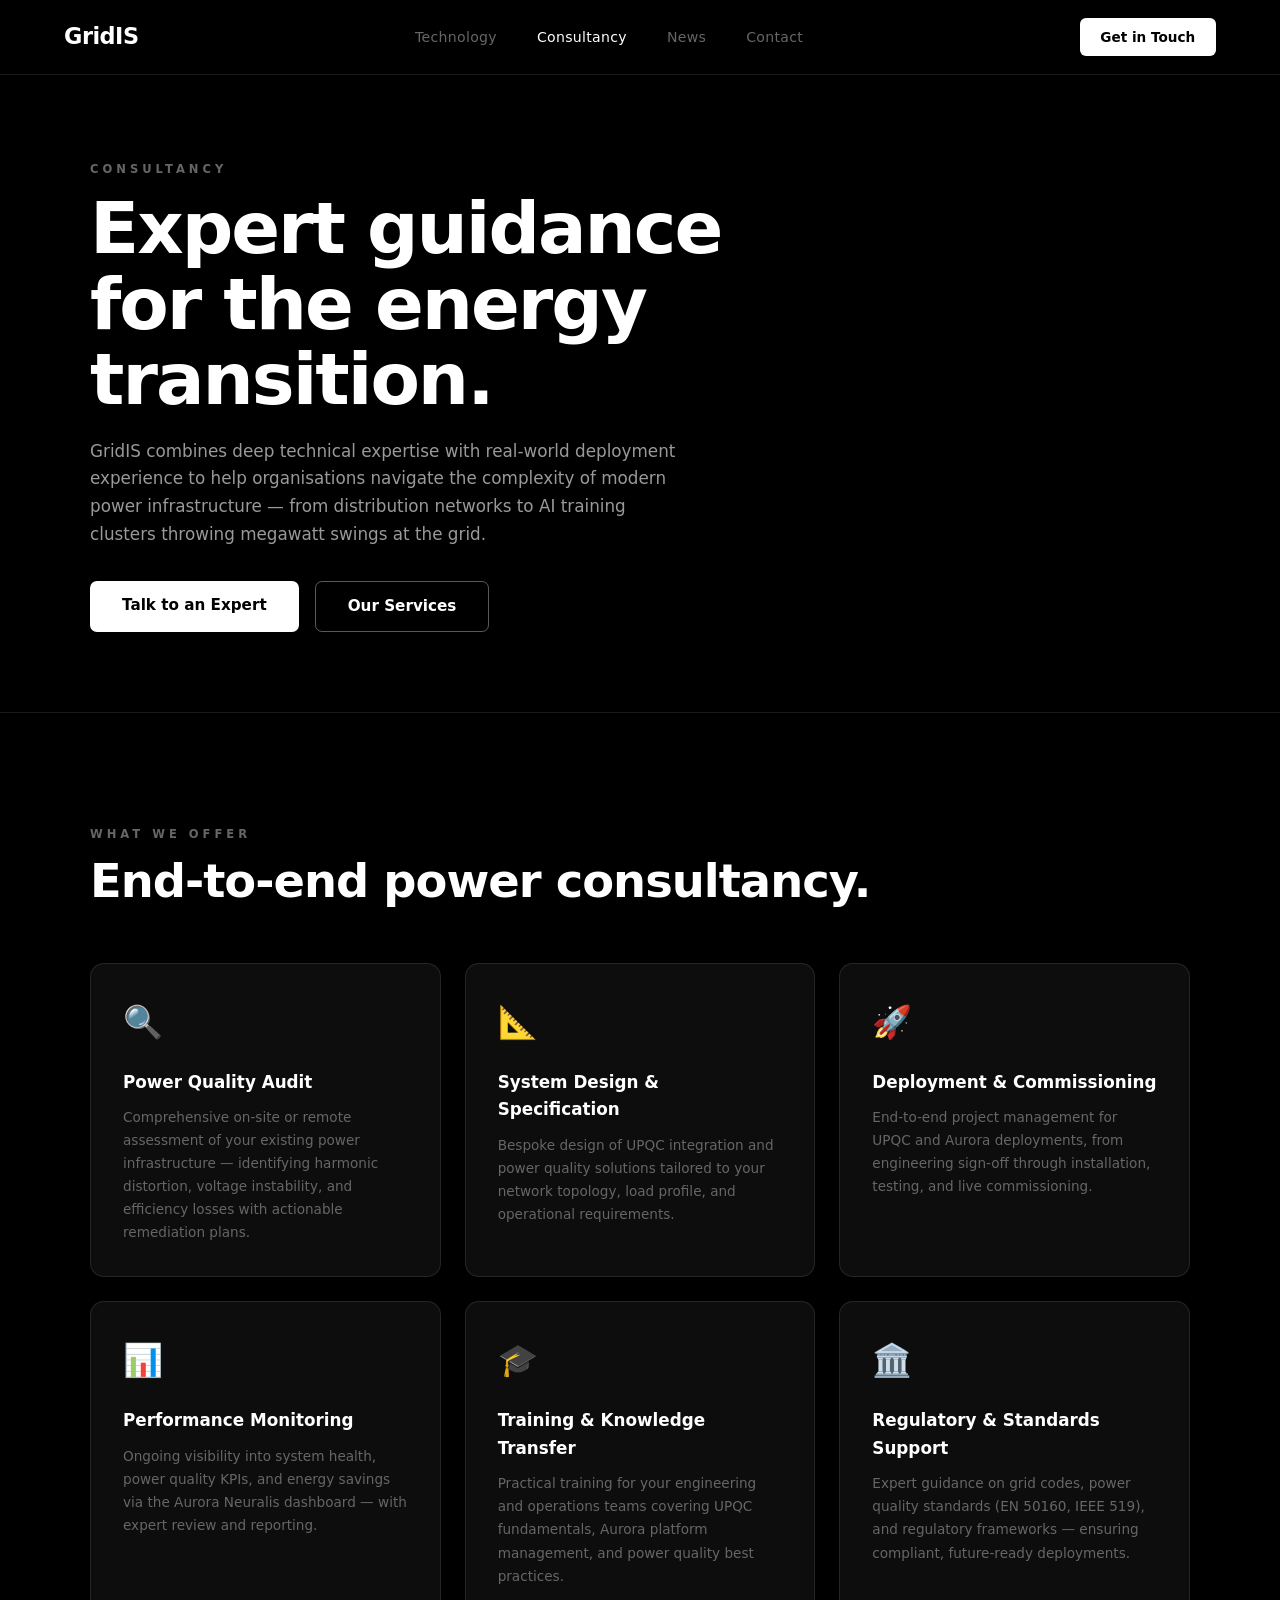
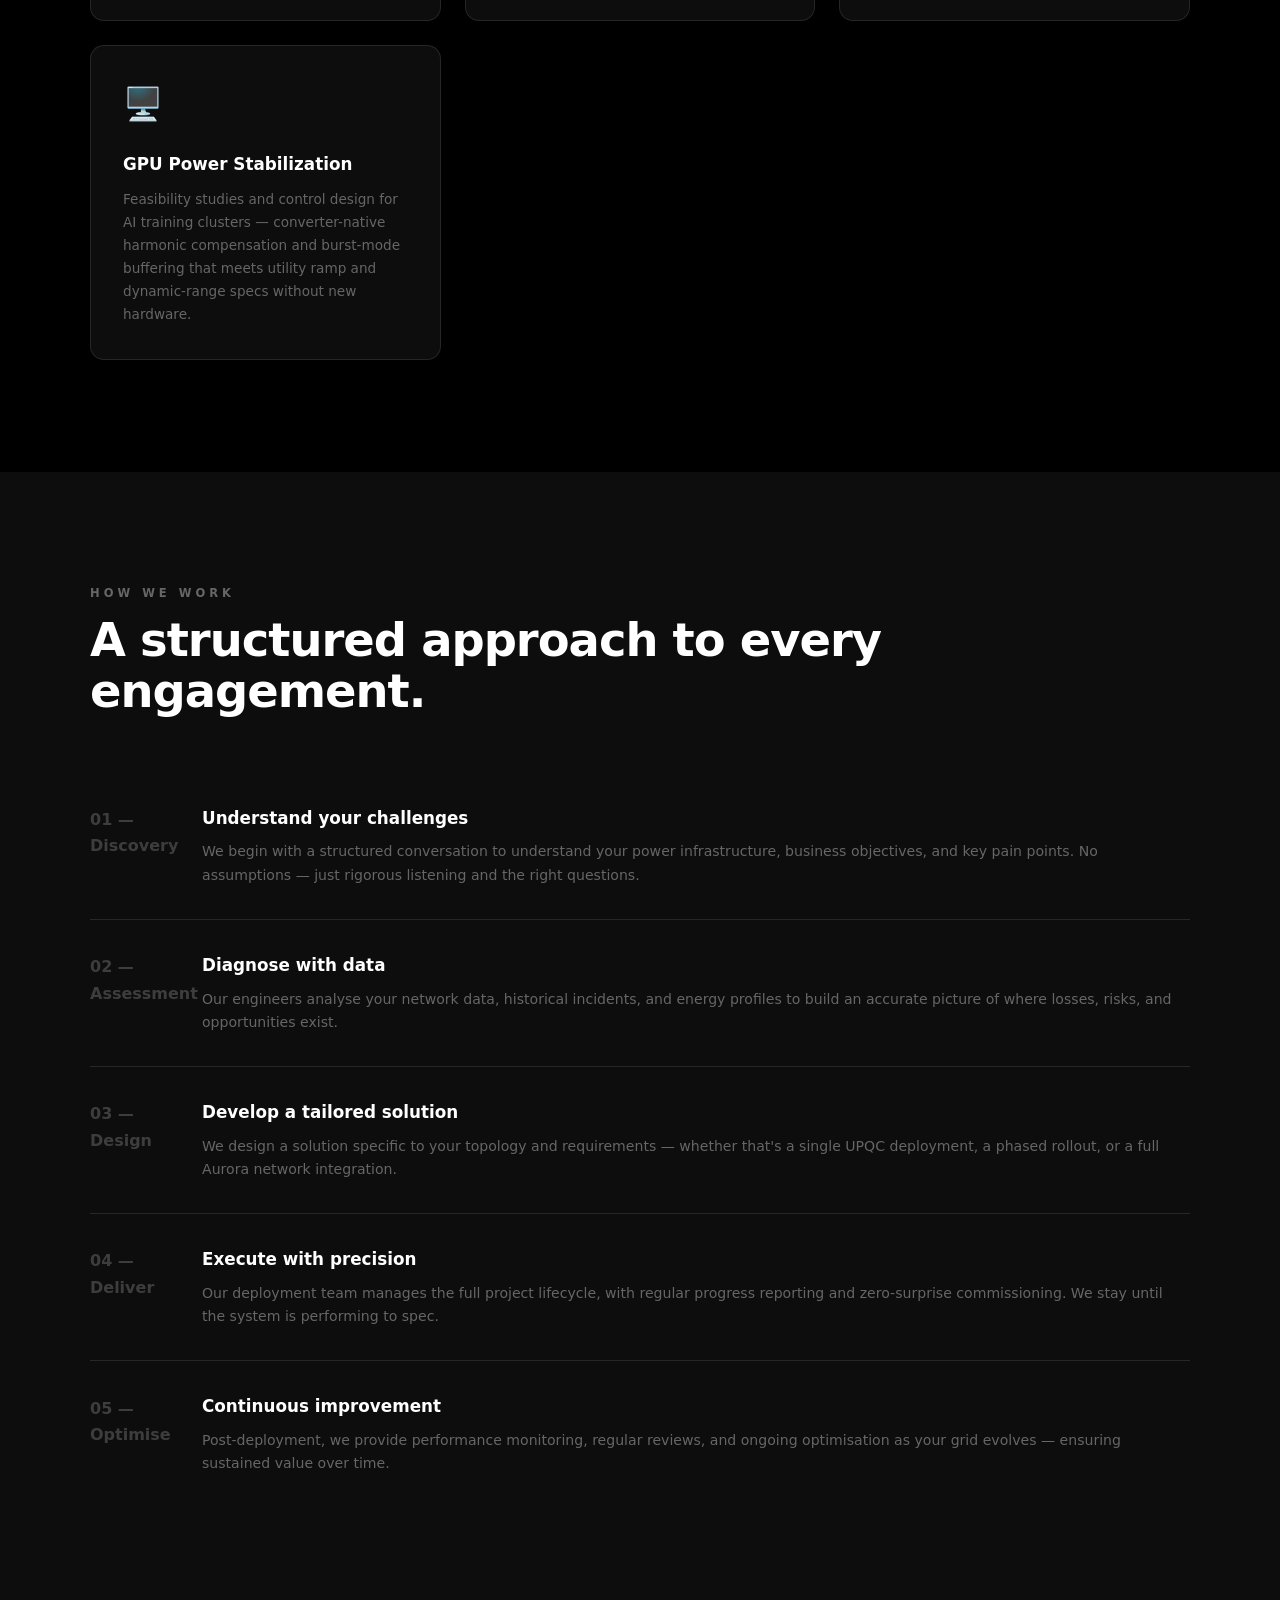
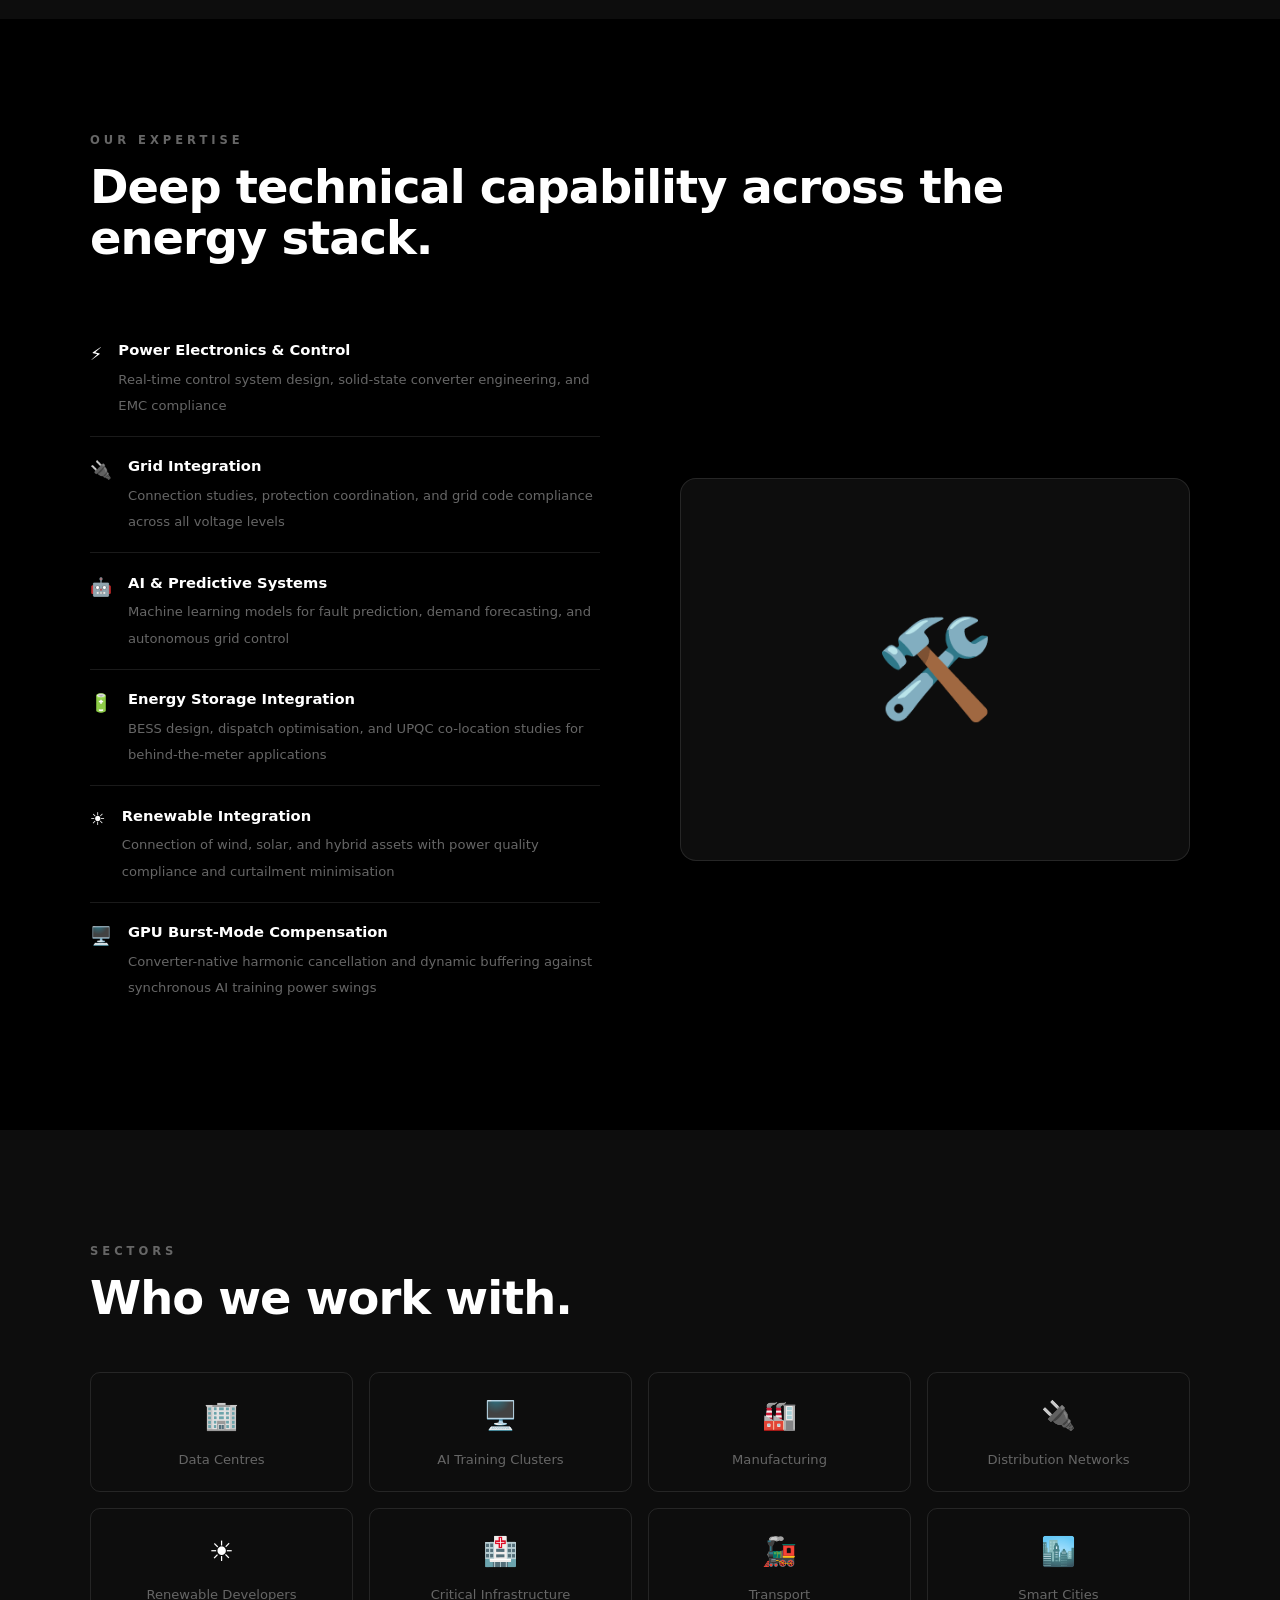
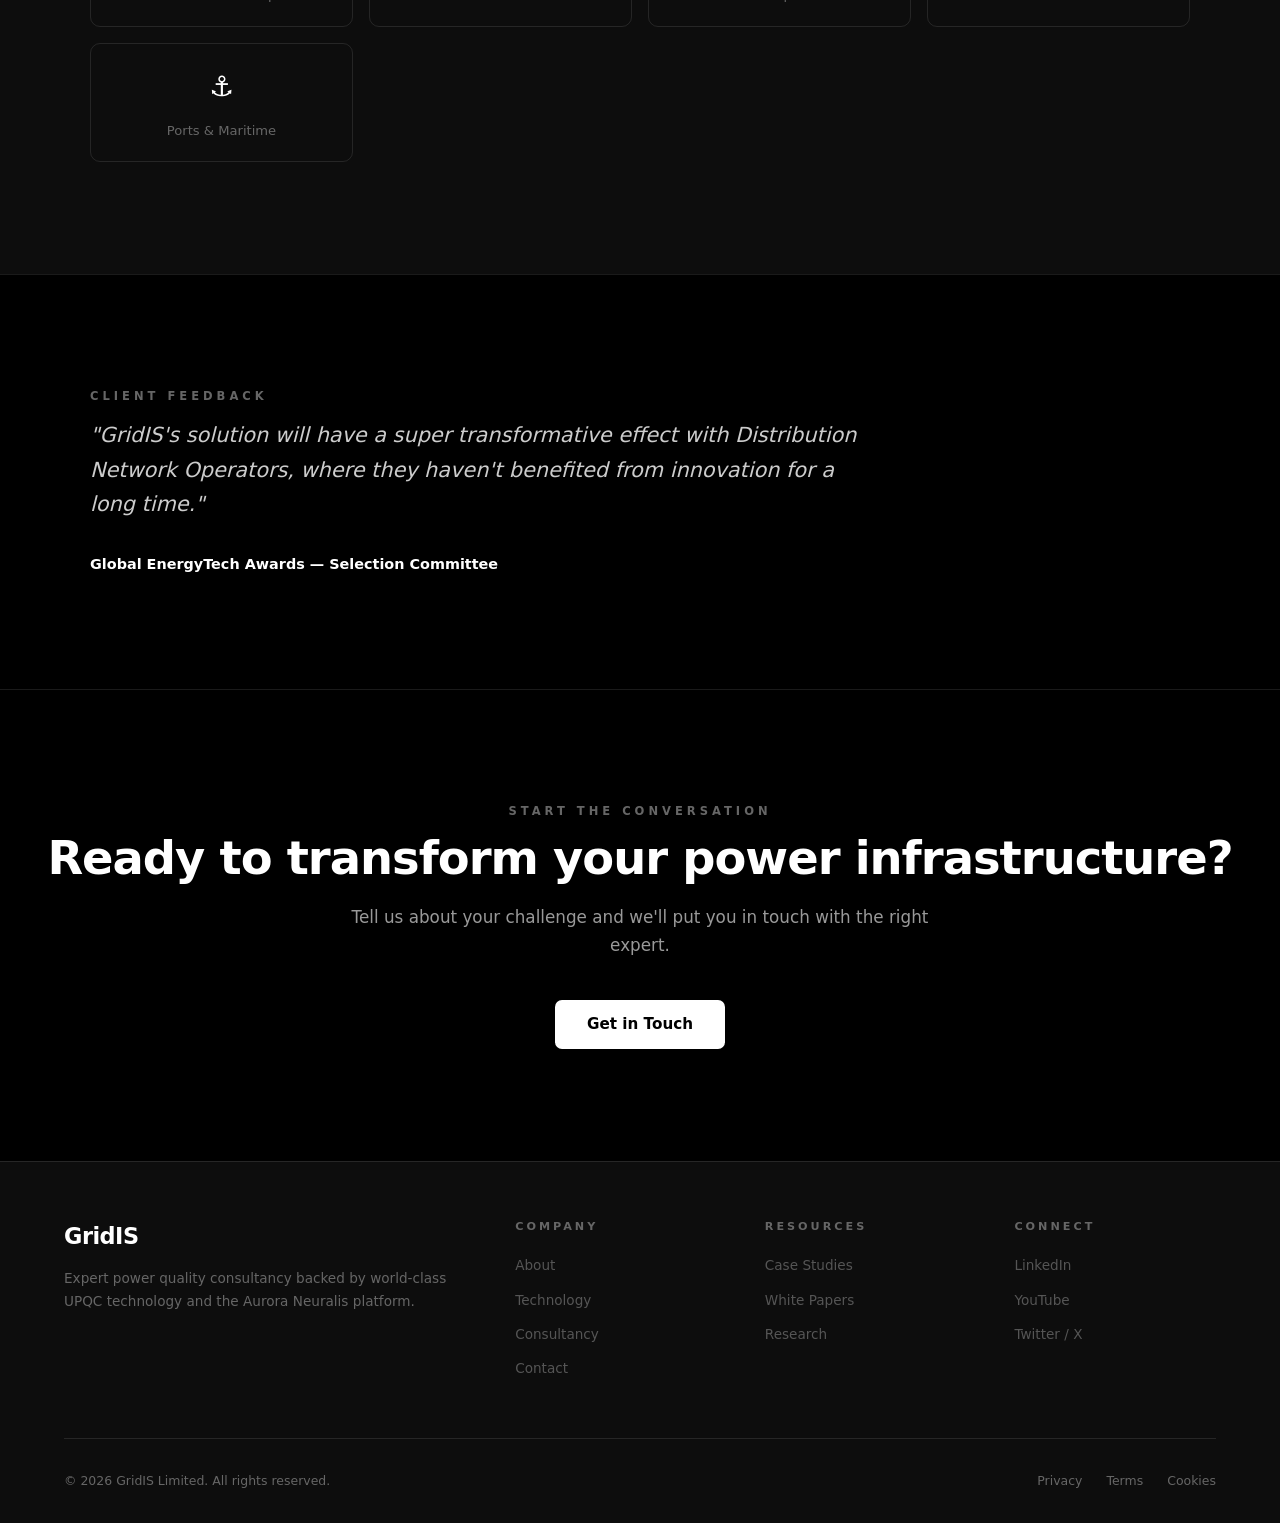
<file: consultancy.html>
<!DOCTYPE html>
<html lang="en">
<head>
  <meta charset="UTF-8" />
  <meta name="viewport" content="width=device-width, initial-scale=1.0" />
  <title>Consultancy | GridIS</title>
  <link rel="stylesheet" href="style.css" />
  <style>
    .page-hero { padding: 10rem 2rem 5rem; border-bottom: 1px solid var(--border); }
    .page-hero h1 { font-size: clamp(2.5rem, 6vw, 4.5rem); font-weight: 900; letter-spacing: -2px; line-height: 1.05; max-width: 700px; margin-bottom: 1.25rem; }

    /* SERVICES */
    .services-section { padding: 7rem 2rem; }
    .services-grid { display: grid; grid-template-columns: repeat(3,1fr); gap: 1.5rem; margin-top: 3.5rem; }
    .service-card {
      background: var(--surface); border: 1px solid var(--border);
      border-radius: 14px; padding: 2rem;
      transition: border-color .25s, transform .25s;
    }
    .service-card:hover { border-color: rgba(255,255,255,0.3); transform: translateY(-3px); }
    .sc-icon { font-size: 2rem; margin-bottom: 1.25rem; }
    .service-card h3 { font-size: 1.05rem; margin-bottom: .6rem; }
    .service-card p { color: var(--muted); font-size: .85rem; line-height: 1.7; }

    /* PROCESS */
    .process-section { background: var(--surface); padding: 7rem 2rem; }
    .process-steps { margin-top: 3.5rem; }
    .process-step {
      display: grid; grid-template-columns: 80px 1fr;
      gap: 2rem; padding: 2rem 0; border-bottom: 1px solid var(--border);
      align-items: start;
    }
    .process-step:last-child { border-bottom: none; }
    .ps-num { font-size: 1rem; font-weight: 900; color: rgba(255,255,255,0.2); padding-top: .15rem; }
    .ps-content h3 { font-size: 1.05rem; margin-bottom: .5rem; }
    .ps-content p { color: var(--muted); font-size: .88rem; }

    /* EXPERTISE */
    .expertise-section { padding: 7rem 2rem; }
    .expertise-grid { display: grid; grid-template-columns: 1fr 1fr; gap: 5rem; align-items: center; margin-top: 3.5rem; }
    .expertise-list { list-style: none; }
    .expertise-list li {
      display: flex; gap: 1rem; align-items: flex-start;
      padding: 1.1rem 0; border-bottom: 1px solid var(--border);
    }
    .expertise-list li:last-child { border-bottom: none; }
    .el-icon { font-size: 1.1rem; margin-top: .1rem; }
    .el-text strong { display: block; font-size: .92rem; margin-bottom: .2rem; }
    .el-text span { color: var(--muted); font-size: .82rem; }
    .expertise-visual {
      aspect-ratio: 4/3; border-radius: 16px;
      background: var(--surface); border: 1px solid var(--border);
      display: flex; align-items: center; justify-content: center; font-size: 6rem;
    }

    /* SECTORS */
    .sectors-section { background: var(--surface); padding: 7rem 2rem; }
    .sectors-grid { display: grid; grid-template-columns: repeat(4,1fr); gap: 1rem; margin-top: 3rem; }
    .sector-pill {
      border: 1px solid var(--border); border-radius: 10px;
      padding: 1.25rem; text-align: center;
      transition: border-color .2s, background .2s;
    }
    .sector-pill:hover { border-color: rgba(255,255,255,0.3); background: rgba(255,255,255,0.03); }
    .sector-pill .sp-icon { font-size: 1.75rem; margin-bottom: .6rem; }
    .sector-pill span { font-size: .82rem; color: var(--muted); display: block; }

    /* TESTIMONIAL */
    .testimonial-section { padding: 7rem 2rem; border-top: 1px solid var(--border); }
    .testimonial-block { max-width: 780px; }
    .t-quote { font-size: 1.3rem; line-height: 1.65; font-style: italic; color: rgba(255,255,255,0.8); margin-bottom: 2rem; }
    .t-source { font-weight: 700; font-size: .9rem; }
    .t-org { color: var(--muted); font-size: .82rem; }

    @media (max-width: 768px) {
      .services-grid { grid-template-columns: 1fr; }
      .expertise-grid { grid-template-columns: 1fr; }
      .sectors-grid { grid-template-columns: 1fr 1fr; }
    }
  </style>
</head>
<body>

<nav>
  <a class="logo" href="index.html">GridIS</a>
  <ul class="nav-links">
    <li><a href="technology.html">Technology</a></li>
    <li><a href="consultancy.html" class="active">Consultancy</a></li>
    <li><a href="index.html#news">News</a></li>
    <li><a href="contact.html">Contact</a></li>
  </ul>
  <a class="btn-nav" href="contact.html">Get in Touch</a>
</nav>

<!-- PAGE HERO -->
<section class="page-hero">
  <div class="container">
    <div class="section-label">Consultancy</div>
    <h1>Expert guidance for the energy transition.</h1>
    <p class="lead">GridIS combines deep technical expertise with real-world deployment experience to help organisations navigate the complexity of modern power infrastructure — from distribution networks to AI training clusters throwing megawatt swings at the grid.</p>
    <div style="display:flex;gap:1rem;margin-top:2rem;flex-wrap:wrap">
      <a href="contact.html" class="btn-primary">Talk to an Expert</a>
      <a href="#services" class="btn-outline">Our Services</a>
    </div>
  </div>
</section>

<!-- SERVICES -->
<section class="services-section" id="services">
  <div class="container">
    <div class="section-label">What We Offer</div>
    <h2>End-to-end power consultancy.</h2>
    <div class="services-grid">
      <div class="service-card">
        <div class="sc-icon">🔍</div>
        <h3>Power Quality Audit</h3>
        <p>Comprehensive on-site or remote assessment of your existing power infrastructure — identifying harmonic distortion, voltage instability, and efficiency losses with actionable remediation plans.</p>
      </div>
      <div class="service-card">
        <div class="sc-icon">📐</div>
        <h3>System Design &amp; Specification</h3>
        <p>Bespoke design of UPQC integration and power quality solutions tailored to your network topology, load profile, and operational requirements.</p>
      </div>
      <div class="service-card">
        <div class="sc-icon">🚀</div>
        <h3>Deployment &amp; Commissioning</h3>
        <p>End-to-end project management for UPQC and Aurora deployments, from engineering sign-off through installation, testing, and live commissioning.</p>
      </div>
      <div class="service-card">
        <div class="sc-icon">📊</div>
        <h3>Performance Monitoring</h3>
        <p>Ongoing visibility into system health, power quality KPIs, and energy savings via the Aurora Neuralis dashboard — with expert review and reporting.</p>
      </div>
      <div class="service-card">
        <div class="sc-icon">🎓</div>
        <h3>Training &amp; Knowledge Transfer</h3>
        <p>Practical training for your engineering and operations teams covering UPQC fundamentals, Aurora platform management, and power quality best practices.</p>
      </div>
      <div class="service-card">
        <div class="sc-icon">🏛️</div>
        <h3>Regulatory &amp; Standards Support</h3>
        <p>Expert guidance on grid codes, power quality standards (EN 50160, IEEE 519), and regulatory frameworks — ensuring compliant, future-ready deployments.</p>
      </div>
      <div class="service-card">
        <div class="sc-icon">🖥️</div>
        <h3>GPU Power Stabilization</h3>
        <p>Feasibility studies and control design for AI training clusters — converter-native harmonic compensation and burst-mode buffering that meets utility ramp and dynamic-range specs without new hardware.</p>
      </div>
    </div>
  </div>
</section>

<!-- PROCESS -->
<section class="process-section">
  <div class="container">
    <div class="section-label">How We Work</div>
    <h2>A structured approach to every engagement.</h2>
    <div class="process-steps">
      <div class="process-step">
        <div class="ps-num">01 — Discovery</div>
        <div class="ps-content">
          <h3>Understand your challenges</h3>
          <p>We begin with a structured conversation to understand your power infrastructure, business objectives, and key pain points. No assumptions — just rigorous listening and the right questions.</p>
        </div>
      </div>
      <div class="process-step">
        <div class="ps-num">02 — Assessment</div>
        <div class="ps-content">
          <h3>Diagnose with data</h3>
          <p>Our engineers analyse your network data, historical incidents, and energy profiles to build an accurate picture of where losses, risks, and opportunities exist.</p>
        </div>
      </div>
      <div class="process-step">
        <div class="ps-num">03 — Design</div>
        <div class="ps-content">
          <h3>Develop a tailored solution</h3>
          <p>We design a solution specific to your topology and requirements — whether that's a single UPQC deployment, a phased rollout, or a full Aurora network integration.</p>
        </div>
      </div>
      <div class="process-step">
        <div class="ps-num">04 — Deliver</div>
        <div class="ps-content">
          <h3>Execute with precision</h3>
          <p>Our deployment team manages the full project lifecycle, with regular progress reporting and zero-surprise commissioning. We stay until the system is performing to spec.</p>
        </div>
      </div>
      <div class="process-step">
        <div class="ps-num">05 — Optimise</div>
        <div class="ps-content">
          <h3>Continuous improvement</h3>
          <p>Post-deployment, we provide performance monitoring, regular reviews, and ongoing optimisation as your grid evolves — ensuring sustained value over time.</p>
        </div>
      </div>
    </div>
  </div>
</section>

<!-- EXPERTISE -->
<section class="expertise-section">
  <div class="container">
    <div class="section-label">Our Expertise</div>
    <h2>Deep technical capability across the energy stack.</h2>
    <div class="expertise-grid">
      <ul class="expertise-list">
        <li>
          <span class="el-icon">⚡</span>
          <span class="el-text"><strong>Power Electronics &amp; Control</strong><span>Real-time control system design, solid-state converter engineering, and EMC compliance</span></span>
        </li>
        <li>
          <span class="el-icon">🔌</span>
          <span class="el-text"><strong>Grid Integration</strong><span>Connection studies, protection coordination, and grid code compliance across all voltage levels</span></span>
        </li>
        <li>
          <span class="el-icon">🤖</span>
          <span class="el-text"><strong>AI &amp; Predictive Systems</strong><span>Machine learning models for fault prediction, demand forecasting, and autonomous grid control</span></span>
        </li>
        <li>
          <span class="el-icon">🔋</span>
          <span class="el-text"><strong>Energy Storage Integration</strong><span>BESS design, dispatch optimisation, and UPQC co-location studies for behind-the-meter applications</span></span>
        </li>
        <li>
          <span class="el-icon">☀️</span>
          <span class="el-text"><strong>Renewable Integration</strong><span>Connection of wind, solar, and hybrid assets with power quality compliance and curtailment minimisation</span></span>
        </li>
        <li>
          <span class="el-icon">🖥️</span>
          <span class="el-text"><strong>GPU Burst-Mode Compensation</strong><span>Converter-native harmonic cancellation and dynamic buffering against synchronous AI training power swings</span></span>
        </li>
      </ul>
      <div class="expertise-visual">🛠️</div>
    </div>
  </div>
</section>

<!-- SECTORS -->
<section class="sectors-section">
  <div class="container">
    <div class="section-label">Sectors</div>
    <h2>Who we work with.</h2>
    <div class="sectors-grid">
      <div class="sector-pill"><div class="sp-icon">🏢</div><span>Data Centres</span></div>
      <div class="sector-pill"><div class="sp-icon">🖥️</div><span>AI Training Clusters</span></div>
      <div class="sector-pill"><div class="sp-icon">🏭</div><span>Manufacturing</span></div>
      <div class="sector-pill"><div class="sp-icon">🔌</div><span>Distribution Networks</span></div>
      <div class="sector-pill"><div class="sp-icon">☀️</div><span>Renewable Developers</span></div>
      <div class="sector-pill"><div class="sp-icon">🏥</div><span>Critical Infrastructure</span></div>
      <div class="sector-pill"><div class="sp-icon">🚂</div><span>Transport</span></div>
      <div class="sector-pill"><div class="sp-icon">🏙️</div><span>Smart Cities</span></div>
      <div class="sector-pill"><div class="sp-icon">⚓</div><span>Ports &amp; Maritime</span></div>
    </div>
  </div>
</section>

<!-- TESTIMONIAL -->
<section class="testimonial-section">
  <div class="container">
    <div class="testimonial-block">
      <div class="section-label">Client Feedback</div>
      <p class="t-quote">"GridIS's solution will have a super transformative effect with Distribution Network Operators, where they haven't benefited from innovation for a long time."</p>
      <div class="t-source">Global EnergyTech Awards — Selection Committee</div>
    </div>
  </div>
</section>

<!-- CTA -->
<section style="text-align:center;padding:7rem 2rem;border-top:1px solid var(--border)">
  <div class="section-label">Start the Conversation</div>
  <h2>Ready to transform your power infrastructure?</h2>
  <p class="lead" style="margin:0 auto 2.5rem">Tell us about your challenge and we'll put you in touch with the right expert.</p>
  <a href="contact.html" class="btn-primary">Get in Touch</a>
</section>

<!-- FOOTER -->
<footer>
  <div class="footer-grid">
    <div>
      <a class="logo" href="index.html">GridIS</a>
      <p class="footer-desc">Expert power quality consultancy backed by world-class UPQC technology and the Aurora Neuralis platform.</p>
    </div>
    <div class="footer-col"><h5>Company</h5><ul><li><a href="index.html#about">About</a></li><li><a href="technology.html">Technology</a></li><li><a href="consultancy.html">Consultancy</a></li><li><a href="contact.html">Contact</a></li></ul></div>
    <div class="footer-col"><h5>Resources</h5><ul><li><a href="#">Case Studies</a></li><li><a href="#">White Papers</a></li><li><a href="#">Research</a></li></ul></div>
    <div class="footer-col"><h5>Connect</h5><ul><li><a href="#">LinkedIn</a></li><li><a href="#">YouTube</a></li><li><a href="#">Twitter / X</a></li></ul></div>
  </div>
  <div class="footer-bottom">
    <p>© 2026 GridIS Limited. All rights reserved.</p>
    <div class="footer-legal"><a href="#">Privacy</a><a href="#">Terms</a><a href="#">Cookies</a></div>
  </div>
</footer>

</body>
</html>
</file>
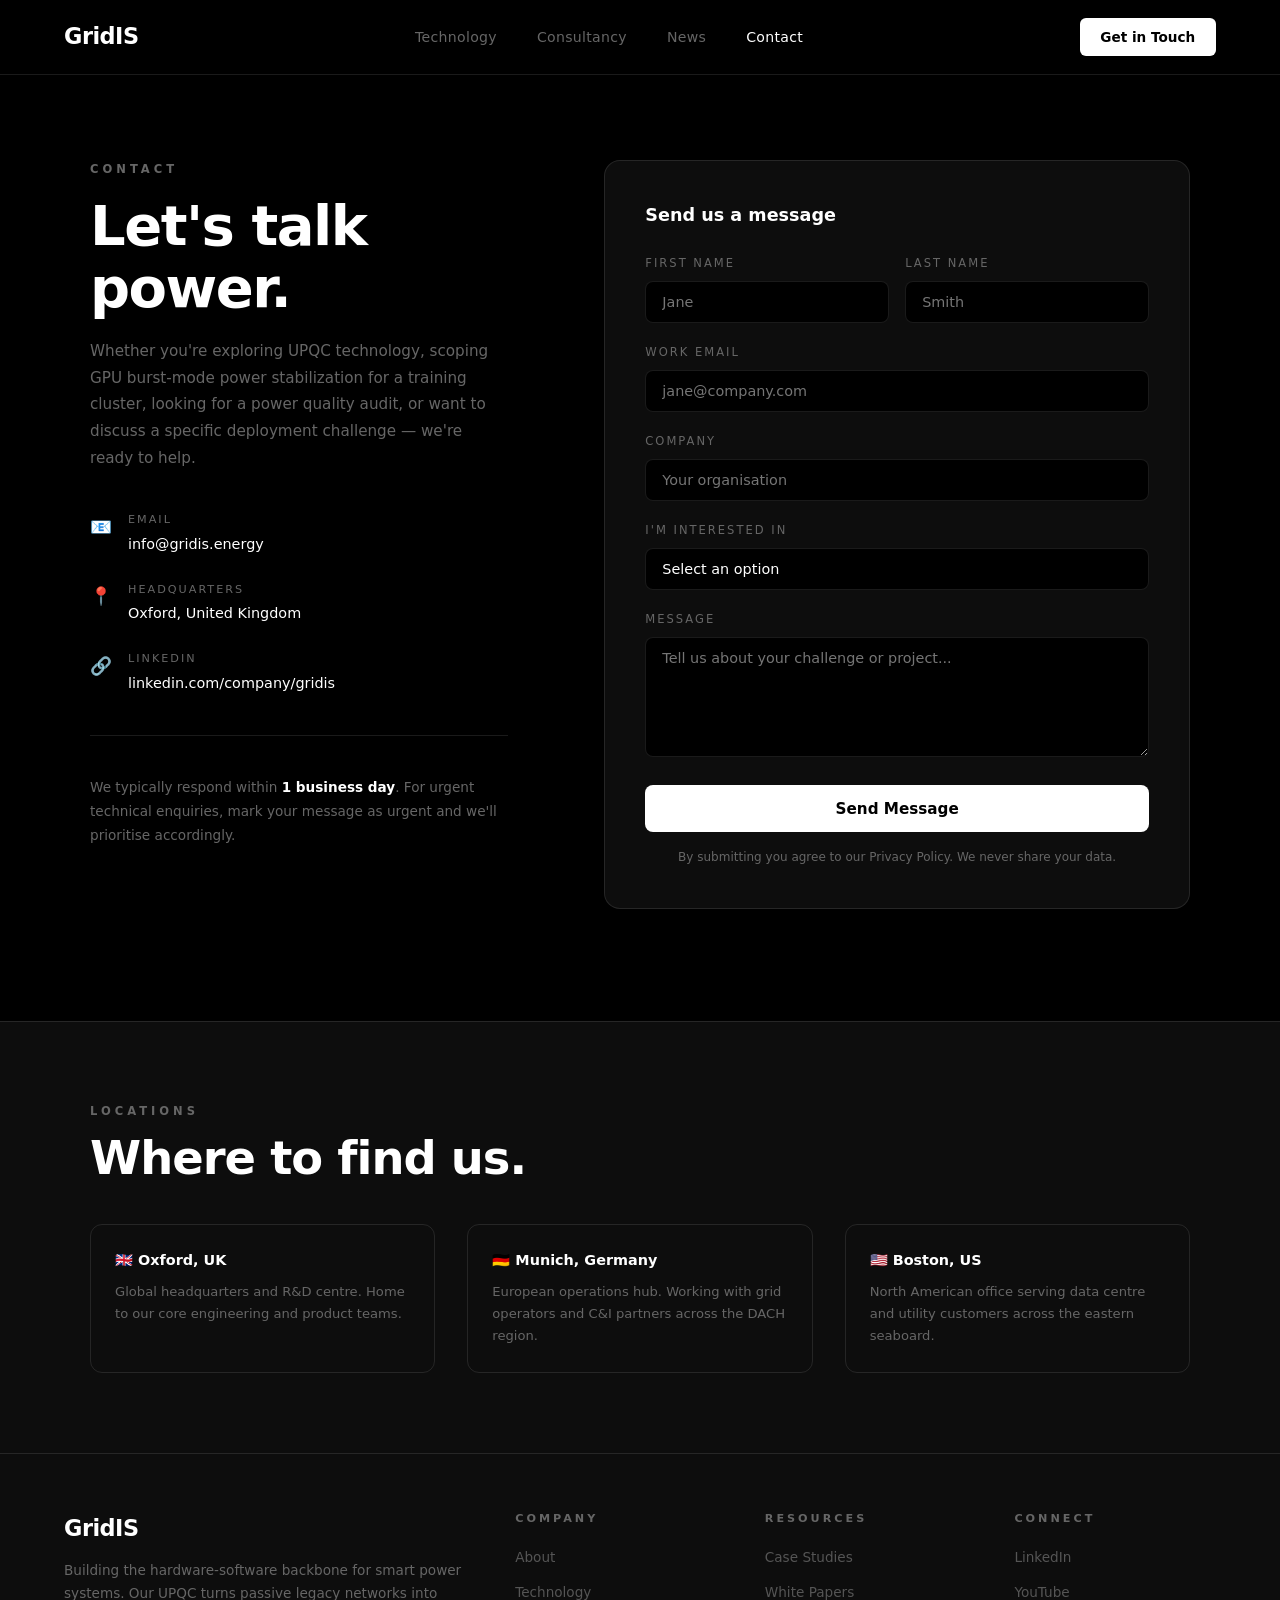
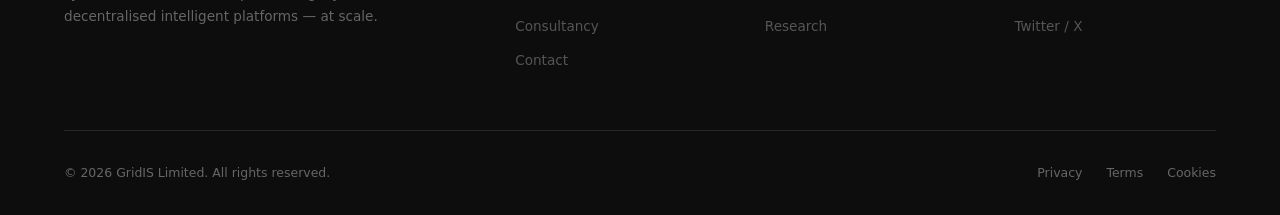
<file: contact.html>
<!DOCTYPE html>
<html lang="en">
<head>
  <meta charset="UTF-8" />
  <meta name="viewport" content="width=device-width, initial-scale=1.0" />
  <title>Contact | GridIS</title>
  <link rel="stylesheet" href="style.css" />
  <style>
    .contact-wrapper {
      min-height: 100vh;
      padding: 10rem 2rem 7rem;
    }
    .contact-grid {
      max-width: 1100px; margin: 0 auto;
      display: grid; grid-template-columns: 1fr 1.4fr; gap: 6rem; align-items: start;
    }
    .contact-left .section-label { margin-bottom: 1rem; }
    .contact-left h1 {
      font-size: clamp(2rem, 5vw, 3.5rem);
      font-weight: 900; letter-spacing: -1.5px;
      line-height: 1.1; margin-bottom: 1.25rem;
    }
    .contact-left p { color: var(--muted); margin-bottom: 2.5rem; font-size: .95rem; line-height: 1.75; }

    .contact-detail { display: flex; gap: 1rem; margin-bottom: 1.5rem; align-items: flex-start; }
    .cd-icon { font-size: 1.1rem; margin-top: .1rem; }
    .cd-label { font-size: .7rem; letter-spacing: 2px; text-transform: uppercase; color: var(--muted); margin-bottom: .2rem; }
    .cd-value { font-size: .9rem; color: #fff; }

    /* FORM */
    .contact-form { background: var(--surface); border: 1px solid var(--border); border-radius: 16px; padding: 2.5rem; }
    .form-row { display: grid; grid-template-columns: 1fr 1fr; gap: 1rem; }
    .form-group { margin-bottom: 1.25rem; }
    .form-group label { display: block; font-size: .72rem; letter-spacing: 2px; text-transform: uppercase; color: var(--muted); margin-bottom: .5rem; }
    .form-group input, .form-group select, .form-group textarea {
      width: 100%; background: #000; border: 1px solid var(--border);
      border-radius: 8px; padding: .75rem 1rem;
      color: #fff; font-family: inherit; font-size: .9rem;
      transition: border-color .2s; outline: none;
      appearance: none;
    }
    .form-group input:focus, .form-group select:focus, .form-group textarea:focus {
      border-color: rgba(255,255,255,0.4);
    }
    .form-group textarea { resize: vertical; min-height: 120px; }
    .form-group select option { background: #111; }
    .form-submit {
      width: 100%; padding: .9rem;
      background: #fff; color: #000;
      border: none; border-radius: 8px;
      font-weight: 700; font-size: .95rem; cursor: pointer;
      font-family: inherit; transition: opacity .2s;
    }
    .form-submit:hover { opacity: .85; }
    .form-note { font-size: .75rem; color: var(--muted); margin-top: 1rem; text-align: center; }

    /* SUCCESS STATE */
    .form-success {
      display: none; text-align: center; padding: 3rem 2rem;
    }
    .form-success .tick { font-size: 3rem; margin-bottom: 1rem; }
    .form-success h3 { margin-bottom: .5rem; }
    .form-success p { color: var(--muted); font-size: .9rem; }

    /* OFFICE STRIP */
    .office-strip { background: var(--surface); padding: 5rem 2rem; border-top: 1px solid var(--border); }
    .offices { max-width: 1100px; margin: 0 auto; display: grid; grid-template-columns: repeat(3,1fr); gap: 2rem; margin-top: 2.5rem; }
    .office { border: 1px solid var(--border); border-radius: 12px; padding: 1.5rem; }
    .office h4 { font-size: .9rem; margin-bottom: .5rem; }
    .office p { font-size: .82rem; color: var(--muted); line-height: 1.7; }

    @media (max-width: 768px) {
      .contact-grid { grid-template-columns: 1fr; gap: 3rem; }
      .form-row { grid-template-columns: 1fr; }
      .offices { grid-template-columns: 1fr; }
    }
  </style>
</head>
<body>

<nav>
  <a class="logo" href="index.html">GridIS</a>
  <ul class="nav-links">
    <li><a href="technology.html">Technology</a></li>
    <li><a href="consultancy.html">Consultancy</a></li>
    <li><a href="index.html#news">News</a></li>
    <li><a href="contact.html" class="active">Contact</a></li>
  </ul>
  <a class="btn-nav" href="contact.html">Get in Touch</a>
</nav>

<div class="contact-wrapper">
  <div class="contact-grid">

    <!-- LEFT -->
    <div class="contact-left">
      <div class="section-label">Contact</div>
      <h1>Let's talk power.</h1>
      <p>Whether you're exploring UPQC technology, scoping GPU burst-mode power stabilization for a training cluster, looking for a power quality audit, or want to discuss a specific deployment challenge — we're ready to help.</p>

      <div class="contact-detail">
        <span class="cd-icon">📧</span>
        <div>
          <div class="cd-label">Email</div>
          <div class="cd-value">info@gridis.energy</div>
        </div>
      </div>
      <div class="contact-detail">
        <span class="cd-icon">📍</span>
        <div>
          <div class="cd-label">Headquarters</div>
          <div class="cd-value">Oxford, United Kingdom</div>
        </div>
      </div>
      <div class="contact-detail">
        <span class="cd-icon">🔗</span>
        <div>
          <div class="cd-label">LinkedIn</div>
          <div class="cd-value">linkedin.com/company/gridis</div>
        </div>
      </div>

      <hr style="border-color:var(--border);margin:2.5rem 0" />
      <p style="font-size:.85rem">We typically respond within <strong style="color:#fff">1 business day</strong>. For urgent technical enquiries, mark your message as urgent and we'll prioritise accordingly.</p>
    </div>

    <!-- FORM -->
    <div class="contact-form" id="formWrap">
      <h3 style="margin-bottom:1.5rem;font-size:1.1rem">Send us a message</h3>
      <div class="form-row">
        <div class="form-group">
          <label>First Name</label>
          <input type="text" placeholder="Jane" />
        </div>
        <div class="form-group">
          <label>Last Name</label>
          <input type="text" placeholder="Smith" />
        </div>
      </div>
      <div class="form-group">
        <label>Work Email</label>
        <input type="email" placeholder="jane@company.com" />
      </div>
      <div class="form-group">
        <label>Company</label>
        <input type="text" placeholder="Your organisation" />
      </div>
      <div class="form-group">
        <label>I'm interested in</label>
        <select>
          <option value="" disabled selected>Select an option</option>
          <option>UPQC Technology</option>
          <option>GPU Burst-Mode Power Stabilization</option>
          <option>Aurora Platform</option>
          <option>Power Quality Consultancy</option>
          <option>Partnership / Investment</option>
          <option>Something else</option>
        </select>
      </div>
      <div class="form-group">
        <label>Message</label>
        <textarea placeholder="Tell us about your challenge or project..."></textarea>
      </div>
      <button class="form-submit" onclick="submitForm()">Send Message</button>
      <p class="form-note">By submitting you agree to our Privacy Policy. We never share your data.</p>

      <div class="form-success" id="formSuccess">
        <div class="tick">✓</div>
        <h3>Message received!</h3>
        <p>Thanks for reaching out. A member of our team will be in touch within 1 business day.</p>
      </div>
    </div>

  </div>
</div>

<!-- OFFICES -->
<div class="office-strip">
  <div style="max-width:1100px;margin:0 auto">
    <div class="section-label">Locations</div>
    <h2>Where to find us.</h2>
    <div class="offices">
      <div class="office">
        <h4>🇬🇧 Oxford, UK</h4>
        <p>Global headquarters and R&amp;D centre. Home to our core engineering and product teams.</p>
      </div>
      <div class="office">
        <h4>🇩🇪 Munich, Germany</h4>
        <p>European operations hub. Working with grid operators and C&amp;I partners across the DACH region.</p>
      </div>
      <div class="office">
        <h4>🇺🇸 Boston, US</h4>
        <p>North American office serving data centre and utility customers across the eastern seaboard.</p>
      </div>
    </div>
  </div>
</div>

<!-- FOOTER -->
<footer>
  <div class="footer-grid">
    <div>
      <a class="logo" href="index.html">GridIS</a>
      <p class="footer-desc">Building the hardware-software backbone for smart power systems. Our UPQC turns passive legacy networks into decentralised intelligent platforms — at scale.</p>
    </div>
    <div class="footer-col"><h5>Company</h5><ul><li><a href="index.html#about">About</a></li><li><a href="technology.html">Technology</a></li><li><a href="consultancy.html">Consultancy</a></li><li><a href="contact.html">Contact</a></li></ul></div>
    <div class="footer-col"><h5>Resources</h5><ul><li><a href="#">Case Studies</a></li><li><a href="#">White Papers</a></li><li><a href="#">Research</a></li></ul></div>
    <div class="footer-col"><h5>Connect</h5><ul><li><a href="#">LinkedIn</a></li><li><a href="#">YouTube</a></li><li><a href="#">Twitter / X</a></li></ul></div>
  </div>
  <div class="footer-bottom">
    <p>© 2026 GridIS Limited. All rights reserved.</p>
    <div class="footer-legal"><a href="#">Privacy</a><a href="#">Terms</a><a href="#">Cookies</a></div>
  </div>
</footer>

<script>
function submitForm() {
  document.getElementById('formWrap').querySelector('h3').style.display = 'none';
  document.querySelectorAll('.form-group, .form-row, .form-submit, .form-note').forEach(el => el.style.display = 'none');
  document.getElementById('formSuccess').style.display = 'block';
}
</script>
</body>
</html>
</file>
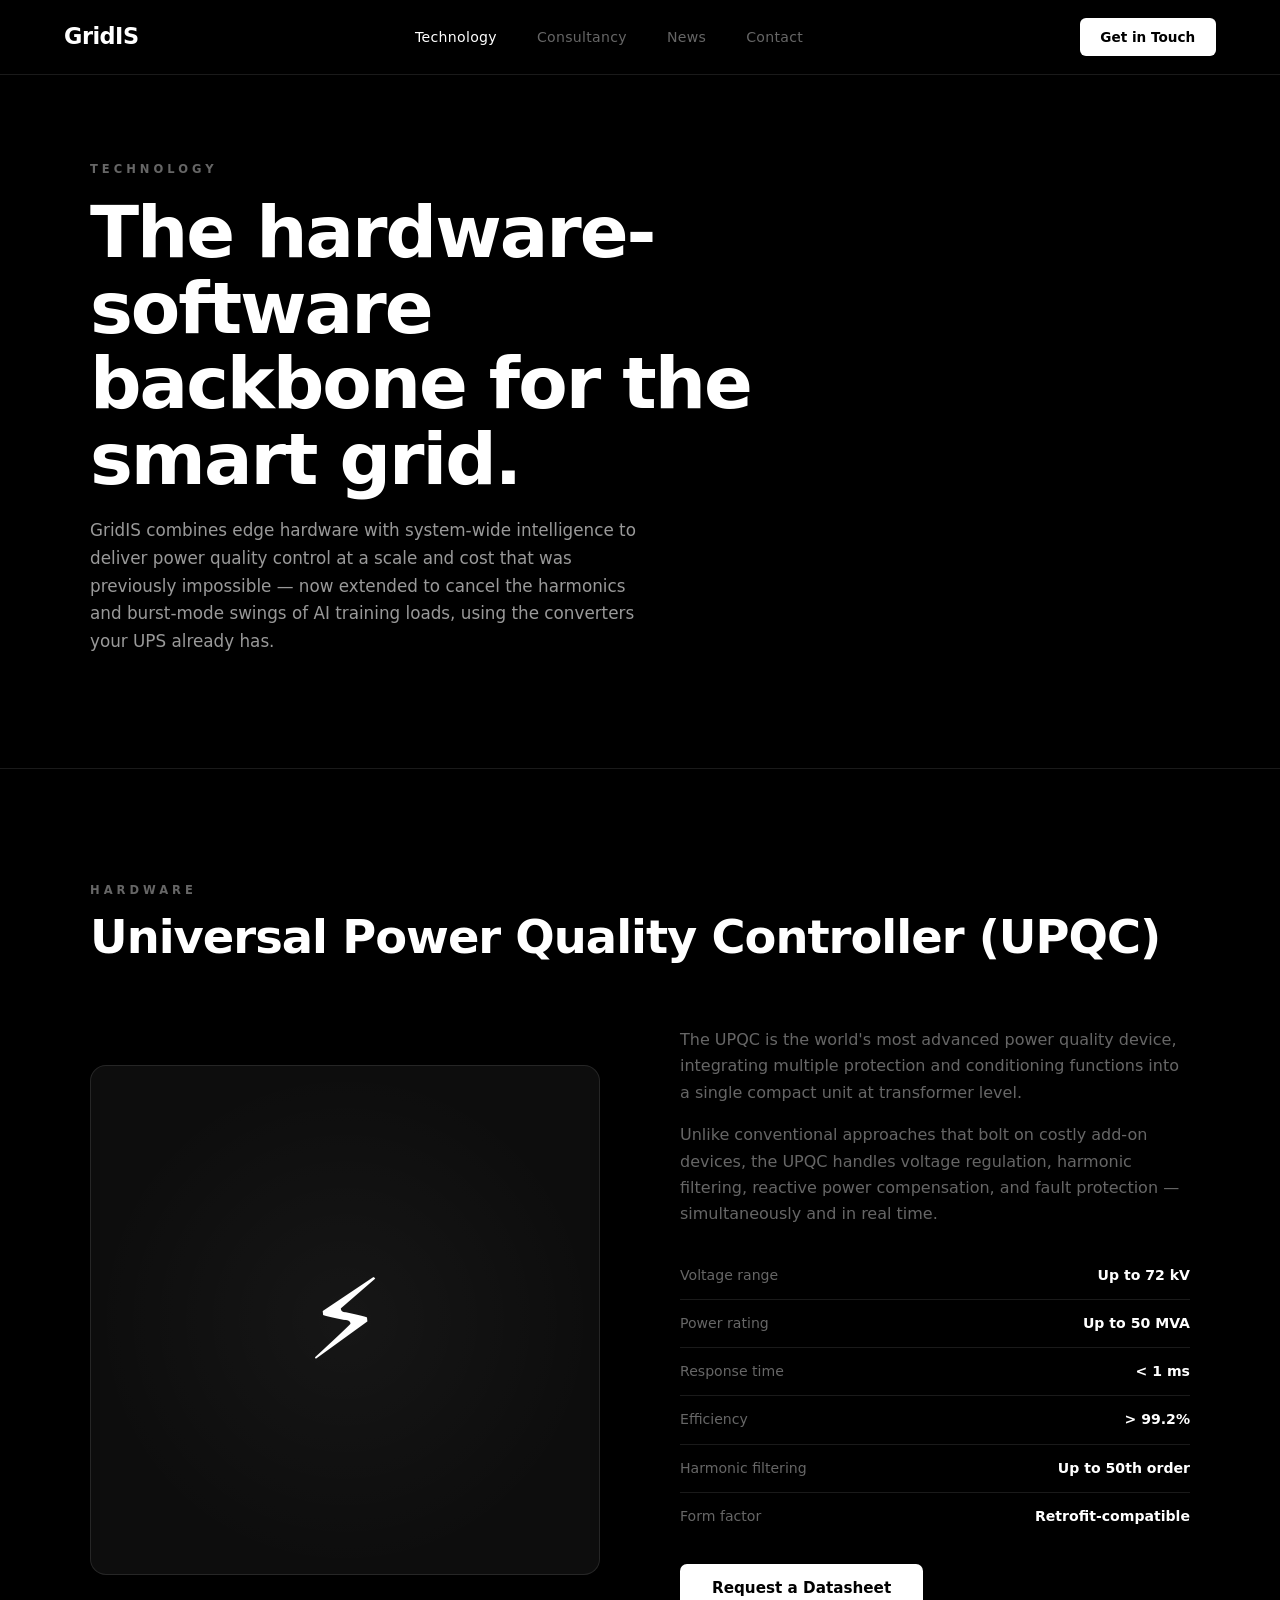
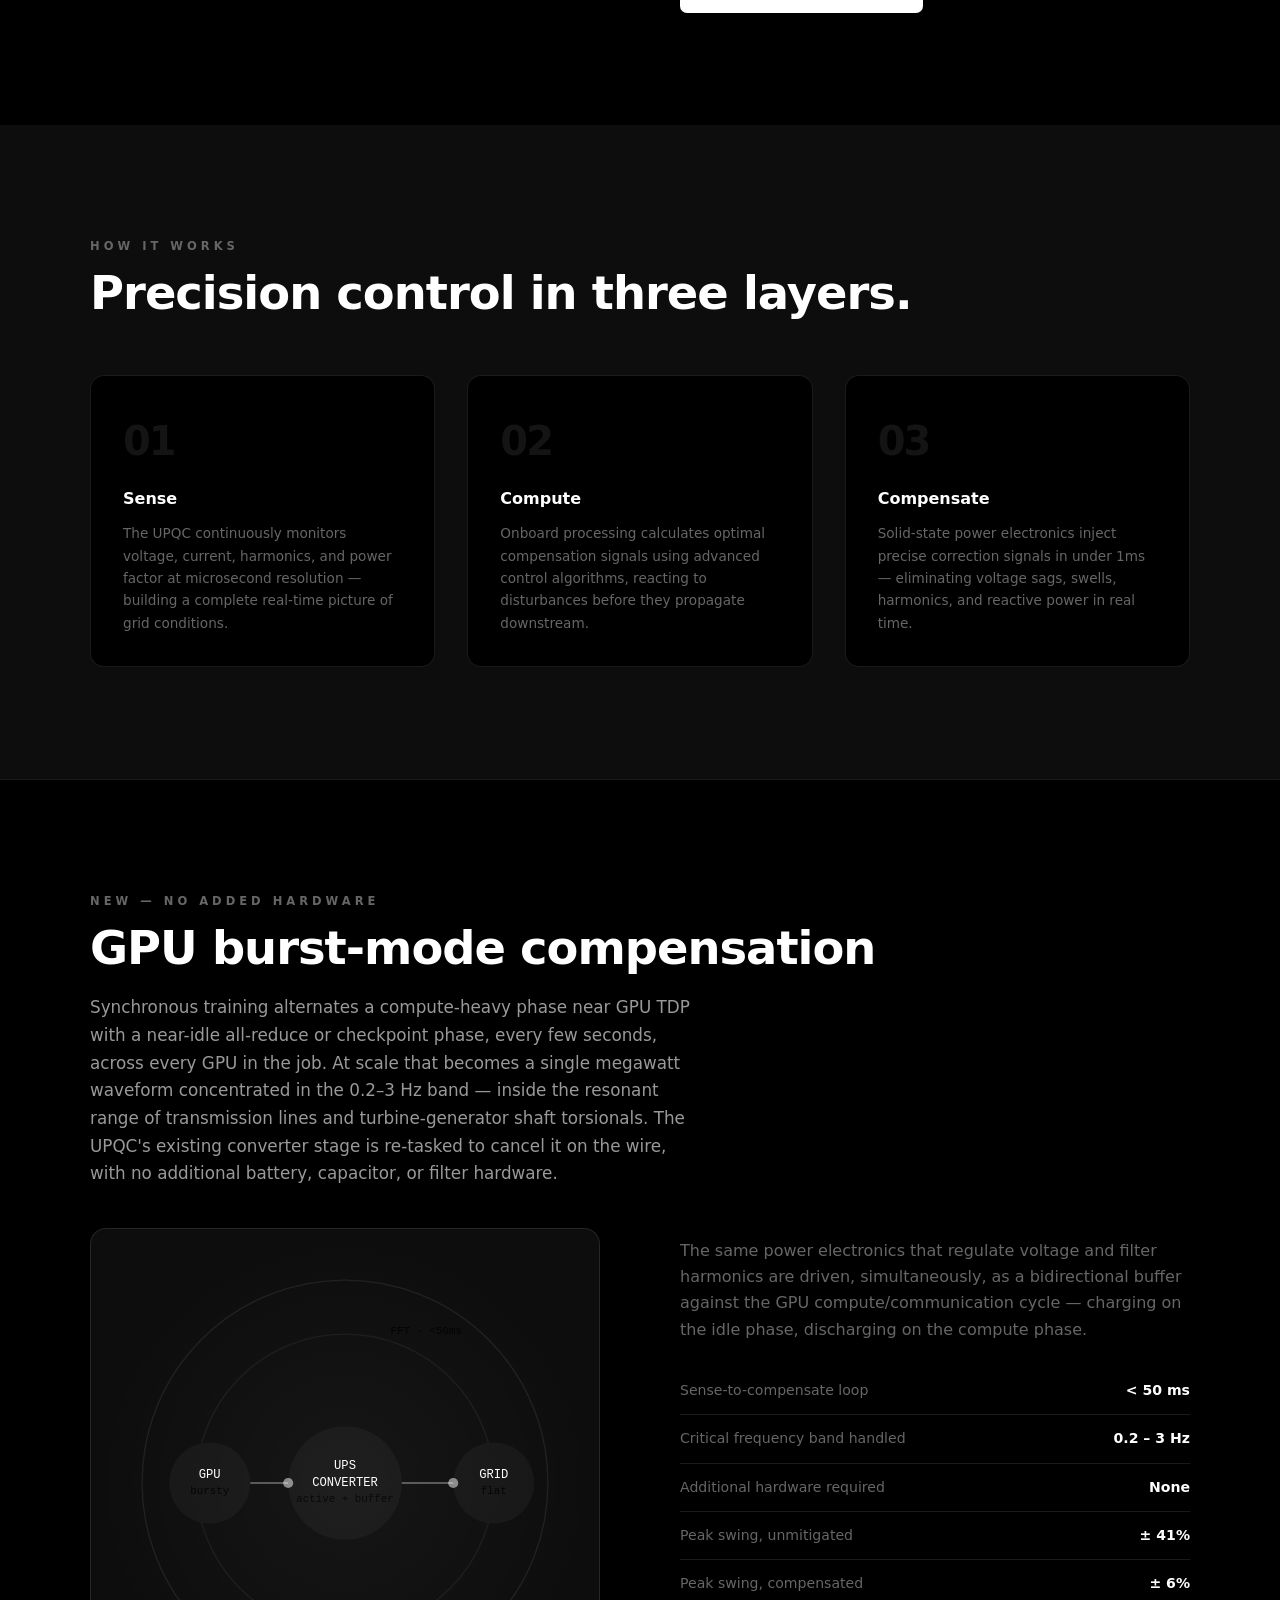
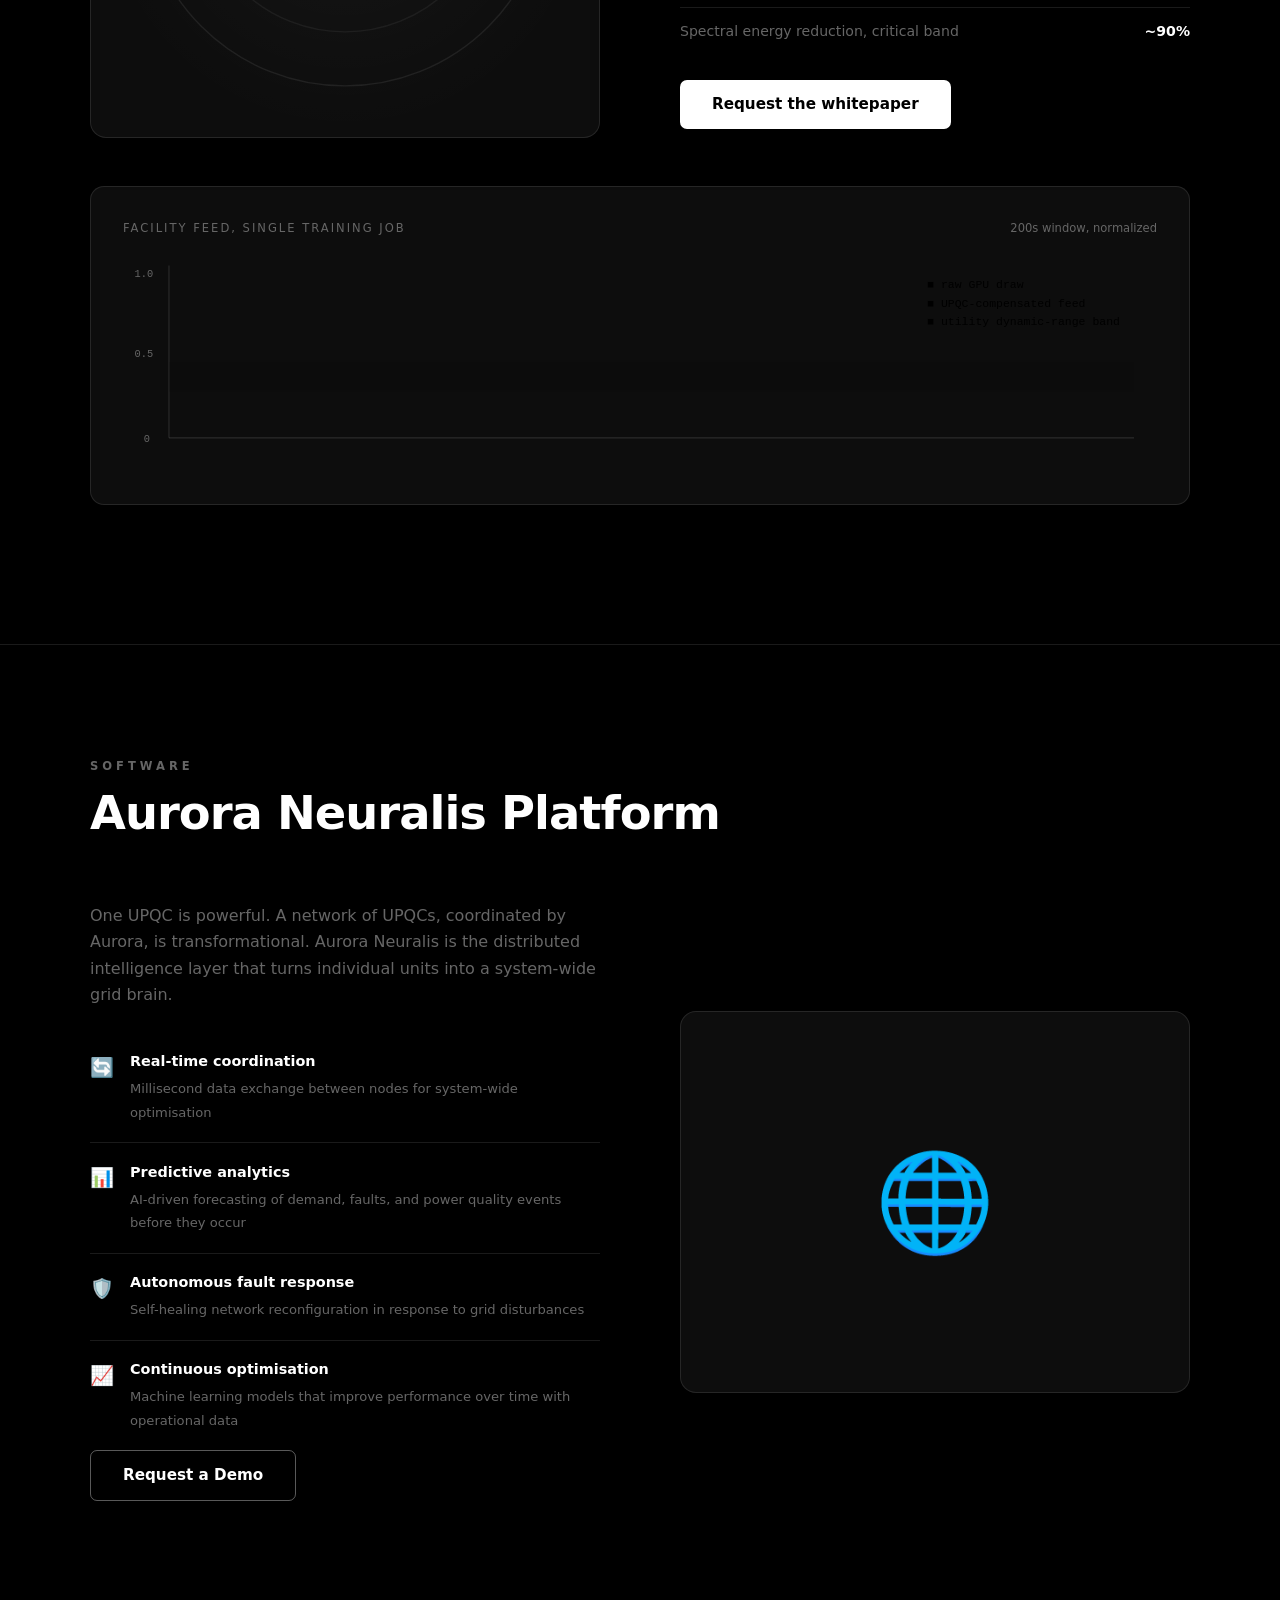
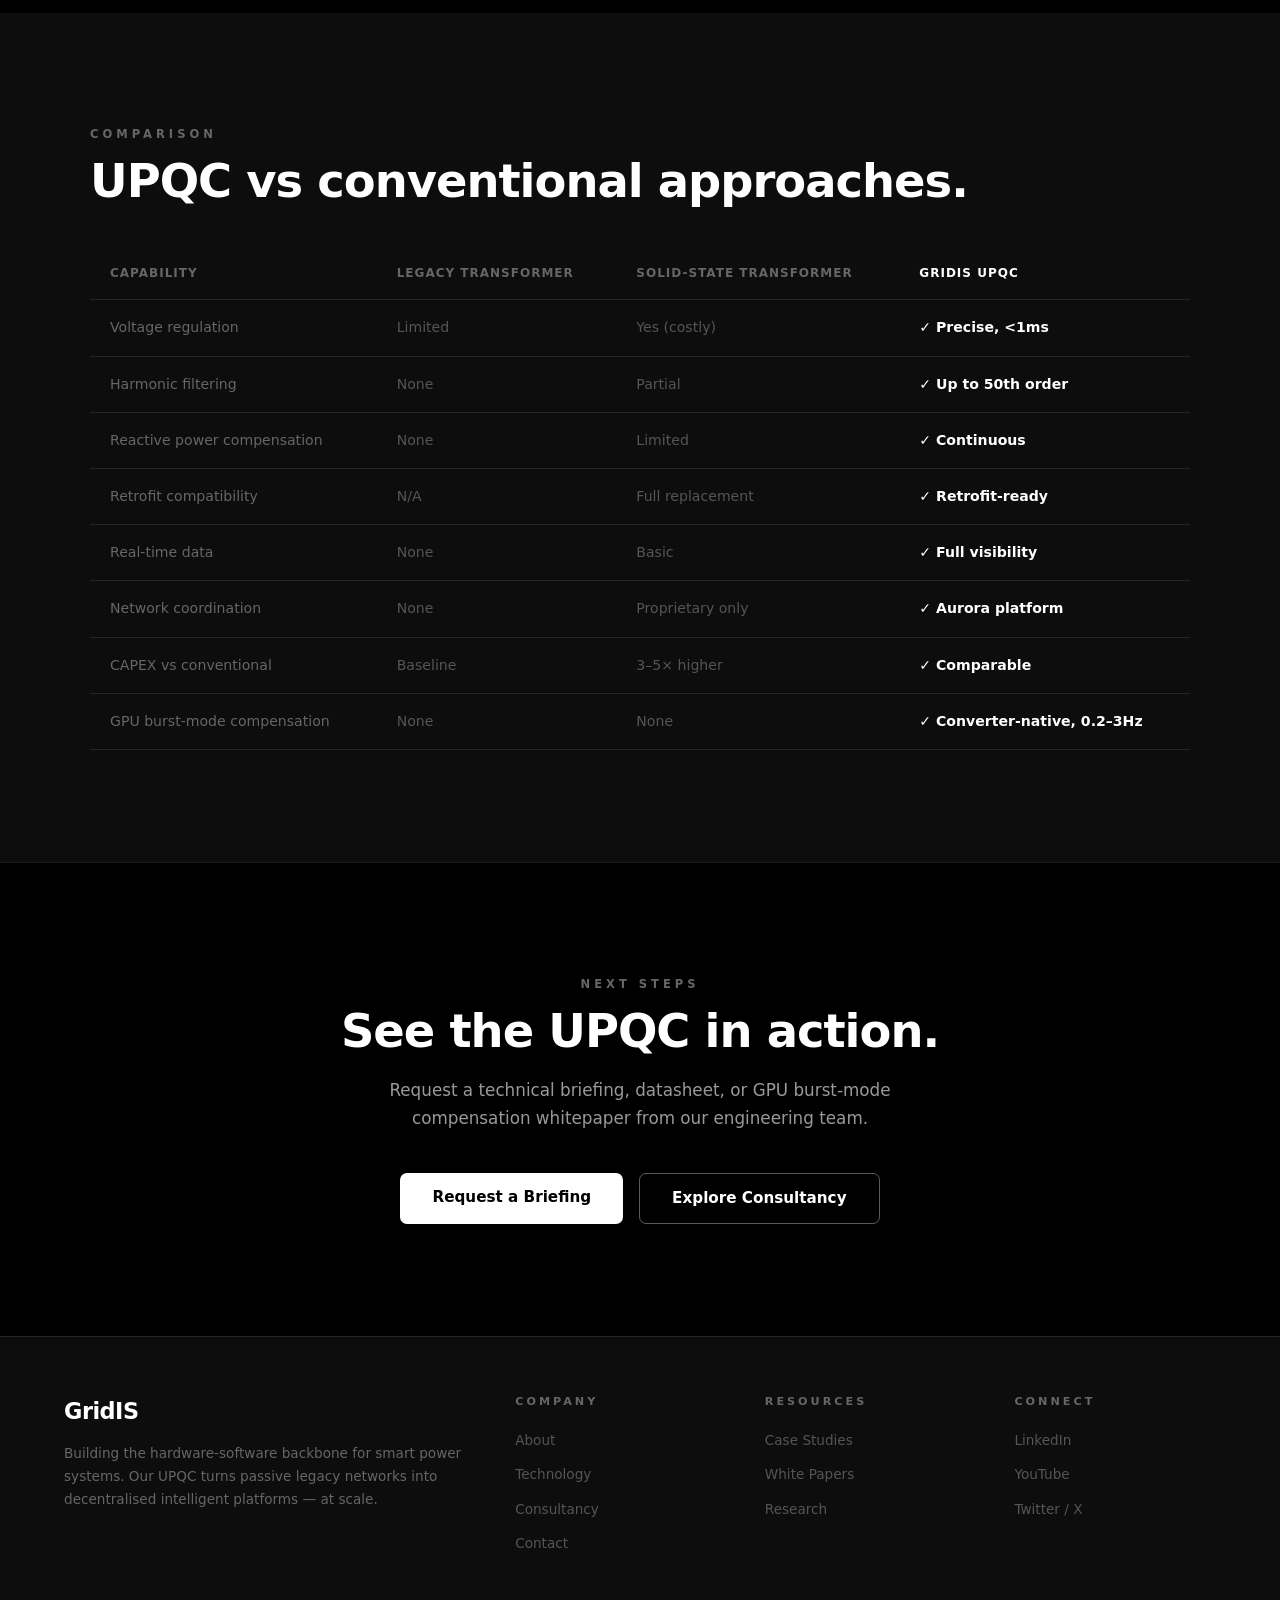
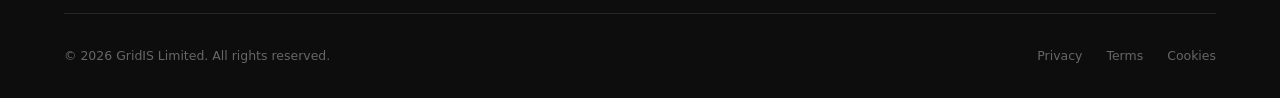
<file: technology.html>
<!DOCTYPE html>
<html lang="en">
<head>
  <meta charset="UTF-8" />
  <meta name="viewport" content="width=device-width, initial-scale=1.0" />
  <title>Technology | GridIS</title>
  <link rel="stylesheet" href="style.css" />
  <style>
    .page-hero {
      padding: 10rem 2rem 5rem;
      border-bottom: 1px solid var(--border);
    }
    .page-hero .section-label { margin-bottom: 1rem; }
    .page-hero h1 {
      font-size: clamp(2.5rem, 6vw, 4.5rem);
      font-weight: 900; letter-spacing: -2px;
      line-height: 1.05; max-width: 700px;
      margin-bottom: 1.25rem;
    }
    .page-hero p.lead { max-width: 560px; }

    /* UPQC SECTION */
    .upqc-section { padding: 7rem 2rem; }
    .upqc-grid { display: grid; grid-template-columns: 1fr 1fr; gap: 5rem; align-items: center; margin-top: 4rem; }
    .upqc-visual {
      aspect-ratio: 1; border-radius: 16px;
      background: var(--surface); border: 1px solid var(--border);
      display: flex; align-items: center; justify-content: center;
      font-size: 7rem; position: relative; overflow: hidden;
    }
    .upqc-visual::before {
      content: '';
      position: absolute; inset: 0;
      background: radial-gradient(circle at 50% 50%, rgba(255,255,255,0.04) 0%, transparent 70%);
    }
    .upqc-text h2 { font-size: clamp(1.8rem, 3vw, 2.4rem); }
    .upqc-text p { color: var(--muted); margin-bottom: 1rem; }
    .spec-list { list-style: none; margin: 1.5rem 0; }
    .spec-list li {
      display: flex; justify-content: space-between;
      padding: .75rem 0; border-bottom: 1px solid var(--border);
      font-size: .88rem;
    }
    .spec-list li:last-child { border-bottom: none; }
    .spec-list li span:first-child { color: var(--muted); }
    .spec-list li span:last-child { font-weight: 600; }

    /* HOW IT WORKS */
    .how-section { background: var(--surface); padding: 7rem 2rem; }
    .steps { display: grid; grid-template-columns: repeat(3,1fr); gap: 2rem; margin-top: 3.5rem; }
    .step { padding: 2rem; border: 1px solid var(--border); border-radius: 14px; background: #000; }
    .step-num { font-size: 2.5rem; font-weight: 900; color: rgba(255,255,255,0.08); margin-bottom: .75rem; letter-spacing: -2px; }
    .step h3 { font-size: 1rem; margin-bottom: .6rem; }
    .step p { color: var(--muted); font-size: .85rem; }

    /* AURORA */
    .aurora-section { padding: 7rem 2rem; border-top: 1px solid var(--border); }
    .aurora-grid { display: grid; grid-template-columns: 1fr 1fr; gap: 5rem; align-items: center; margin-top: 4rem; }
    .aurora-features { list-style: none; margin-top: 1.5rem; }
    .aurora-features li {
      padding: 1.1rem 0; border-bottom: 1px solid var(--border);
      font-size: .9rem; display: flex; gap: 1rem; align-items: flex-start;
    }
    .aurora-features li:last-child { border-bottom: none; }
    .af-icon { font-size: 1.2rem; margin-top: .1rem; }
    .af-text strong { display: block; margin-bottom: .2rem; }
    .af-text span { color: var(--muted); font-size: .82rem; }
    .aurora-visual {
      aspect-ratio: 4/3; border-radius: 16px;
      background: var(--surface); border: 1px solid var(--border);
      display: flex; align-items: center; justify-content: center; font-size: 6rem;
    }

    /* COMPARISON */
    .compare-section { background: var(--surface); padding: 7rem 2rem; }
    .compare-table { width: 100%; margin-top: 2.5rem; border-collapse: collapse; }
    .compare-table th, .compare-table td {
      padding: 1rem 1.25rem; text-align: left;
      border-bottom: 1px solid var(--border); font-size: .88rem;
    }
    .compare-table th { color: var(--muted); font-weight: 600; font-size: .75rem; letter-spacing: 1px; text-transform: uppercase; }
    .compare-table td:first-child { color: var(--muted); }
    .compare-table td.good { color: #fff; font-weight: 600; }
    .compare-table td.bad { color: #555; }
    .compare-table thead th:last-child { color: #fff; }
    .col-head { font-weight: 800; font-size: .85rem; }

    @media (max-width: 768px) {
      .upqc-grid, .aurora-grid { grid-template-columns: 1fr; }
      .steps { grid-template-columns: 1fr; }
    }
  </style>
</head>
<body>

<nav>
  <a class="logo" href="index.html">GridIS</a>
  <ul class="nav-links">
    <li><a href="technology.html" class="active">Technology</a></li>
    <li><a href="consultancy.html">Consultancy</a></li>
    <li><a href="index.html#news">News</a></li>
    <li><a href="contact.html">Contact</a></li>
  </ul>
  <a class="btn-nav" href="contact.html">Get in Touch</a>
</nav>

<!-- PAGE HERO -->
<section class="page-hero">
  <div class="container">
    <div class="section-label">Technology</div>
    <h1>The hardware-software backbone for the smart grid.</h1>
    <p class="lead">GridIS combines edge hardware with system-wide intelligence to deliver power quality control at a scale and cost that was previously impossible — now extended to cancel the harmonics and burst-mode swings of AI training loads, using the converters your UPS already has.</p>
  </div>
</section>

<!-- UPQC -->
<section class="upqc-section" id="upqc">
  <div class="container">
    <div class="section-label">Hardware</div>
    <h2>Universal Power Quality Controller (UPQC)</h2>
    <div class="upqc-grid">
      <div class="upqc-visual">⚡</div>
      <div class="upqc-text">
        <p>The UPQC is the world's most advanced power quality device, integrating multiple protection and conditioning functions into a single compact unit at transformer level.</p>
        <p>Unlike conventional approaches that bolt on costly add-on devices, the UPQC handles voltage regulation, harmonic filtering, reactive power compensation, and fault protection — simultaneously and in real time.</p>
        <ul class="spec-list">
          <li><span>Voltage range</span><span>Up to 72 kV</span></li>
          <li><span>Power rating</span><span>Up to 50 MVA</span></li>
          <li><span>Response time</span><span>&lt; 1 ms</span></li>
          <li><span>Efficiency</span><span>&gt; 99.2%</span></li>
          <li><span>Harmonic filtering</span><span>Up to 50th order</span></li>
          <li><span>Form factor</span><span>Retrofit-compatible</span></li>
        </ul>
        <a href="contact.html" class="btn-primary">Request a Datasheet</a>
      </div>
    </div>
  </div>
</section>

<!-- HOW IT WORKS -->
<section class="how-section">
  <div class="container">
    <div class="section-label">How it Works</div>
    <h2>Precision control in three layers.</h2>
    <div class="steps">
      <div class="step">
        <div class="step-num">01</div>
        <h3>Sense</h3>
        <p>The UPQC continuously monitors voltage, current, harmonics, and power factor at microsecond resolution — building a complete real-time picture of grid conditions.</p>
      </div>
      <div class="step">
        <div class="step-num">02</div>
        <h3>Compute</h3>
        <p>Onboard processing calculates optimal compensation signals using advanced control algorithms, reacting to disturbances before they propagate downstream.</p>
      </div>
      <div class="step">
        <div class="step-num">03</div>
        <h3>Compensate</h3>
        <p>Solid-state power electronics inject precise correction signals in under 1ms — eliminating voltage sags, swells, harmonics, and reactive power in real time.</p>
      </div>
    </div>
  </div>
</section>

<!-- GPU BURST-MODE COMPENSATION -->
<section class="upqc-section" id="gpu-compensation" style="border-top: 1px solid var(--border);">
  <div class="container">
    <div class="section-label">New — no added hardware</div>
    <h2>GPU burst-mode compensation</h2>
    <p class="lead" style="margin-top:1rem;">Synchronous training alternates a compute-heavy phase near GPU TDP with a near-idle all-reduce or checkpoint phase, every few seconds, across every GPU in the job. At scale that becomes a single megawatt waveform concentrated in the 0.2–3&nbsp;Hz band — inside the resonant range of transmission lines and turbine-generator shaft torsionals. The UPQC's existing converter stage is re-tasked to cancel it on the wire, with no additional battery, capacitor, or filter hardware.</p>

    <div class="upqc-grid" style="margin-top:2.5rem;">
      <div class="upqc-visual" style="padding:1.5rem;">
        <svg viewBox="0 0 340 340" style="width:100%; height:100%;" xmlns="http://www.w3.org/2000/svg">
          <circle cx="170" cy="170" r="150" fill="none" stroke="rgba(255,255,255,0.08)" stroke-width="1"/>
          <circle cx="170" cy="170" r="110" fill="none" stroke="rgba(255,255,255,0.06)" stroke-width="1"/>

          <!-- GPU load node -->
          <circle cx="70" cy="170" r="30" fill="var(--surface2)" stroke="var(--amber)" stroke-width="1.5"/>
          <text x="70" y="166" text-anchor="middle" font-family="monospace" font-size="9" fill="#fff">GPU</text>
          <text x="70" y="178" text-anchor="middle" font-family="monospace" font-size="8" fill="var(--amber)">bursty</text>

          <!-- converter node -->
          <circle cx="170" cy="170" r="42" fill="var(--surface2)" stroke="var(--teal)" stroke-width="2"/>
          <text x="170" y="160" text-anchor="middle" font-family="monospace" font-size="9" fill="#fff">UPS</text>
          <text x="170" y="172" text-anchor="middle" font-family="monospace" font-size="9" fill="#fff">CONVERTER</text>
          <text x="170" y="184" text-anchor="middle" font-family="monospace" font-size="8" fill="var(--teal)">active + buffer</text>

          <!-- grid node -->
          <circle cx="280" cy="170" r="30" fill="var(--surface2)" stroke="var(--blue)" stroke-width="1.5"/>
          <text x="280" y="166" text-anchor="middle" font-family="monospace" font-size="9" fill="#fff">GRID</text>
          <text x="280" y="178" text-anchor="middle" font-family="monospace" font-size="8" fill="var(--blue)">flat</text>

          <!-- connecting lines -->
          <line x1="100" y1="170" x2="128" y2="170" stroke="rgba(255,255,255,0.3)" stroke-width="1.5" marker-end="url(#dot)"/>
          <line x1="212" y1="170" x2="250" y2="170" stroke="rgba(255,255,255,0.3)" stroke-width="1.5" marker-end="url(#dot)"/>

          <!-- telemetry ring -->
          <path d="M170,50 A120,120 0 0 1 267,110" fill="none" stroke="var(--purple)" stroke-width="1.5" stroke-dasharray="4 4"/>
          <text x="230" y="60" text-anchor="middle" font-family="monospace" font-size="8" fill="var(--purple)">FFT · &lt;50ms</text>
        </svg>
      </div>
      <div class="upqc-text">
        <p>The same power electronics that regulate voltage and filter harmonics are driven, simultaneously, as a bidirectional buffer against the GPU compute/communication cycle — charging on the idle phase, discharging on the compute phase.</p>
        <ul class="spec-list">
          <li><span>Sense-to-compensate loop</span><span>&lt; 50 ms</span></li>
          <li><span>Critical frequency band handled</span><span>0.2 – 3 Hz</span></li>
          <li><span>Additional hardware required</span><span>None</span></li>
          <li><span>Peak swing, unmitigated</span><span>± 41%</span></li>
          <li><span>Peak swing, compensated</span><span>± 6%</span></li>
          <li><span>Spectral energy reduction, critical band</span><span>~90%</span></li>
        </ul>
        <a href="contact.html" class="btn-primary">Request the whitepaper</a>
      </div>
    </div>

    <div style="margin-top:3rem; background:var(--surface); border:1px solid var(--border); border-radius:14px; padding:2rem;">
      <div style="display:flex; justify-content:space-between; align-items:baseline; margin-bottom:1rem; flex-wrap:wrap; gap:.5rem;">
        <span style="font-size:.72rem; letter-spacing:2px; text-transform:uppercase; color:var(--muted);">Facility feed, single training job</span>
        <span style="font-size:.72rem; color:var(--muted);">200s window, normalized</span>
      </div>
      <svg viewBox="0 0 900 190" style="width:100%; height:auto; display:block;" xmlns="http://www.w3.org/2000/svg">
        <line x1="40" y1="10" x2="40" y2="160" stroke="rgba(255,255,255,0.12)" stroke-width="1"/>
        <line x1="40" y1="160" x2="880" y2="160" stroke="rgba(255,255,255,0.12)" stroke-width="1"/>
        <text x="10" y="20" font-family="monospace" font-size="9" fill="#666">1.0</text>
        <text x="10" y="90" font-family="monospace" font-size="9" fill="#666">0.5</text>
        <text x="18" y="164" font-family="monospace" font-size="9" fill="#666">0</text>

        <path d="M40,150 L40,40 L100,40 L100,145 L150,145 L150,35 L155,35 L155,148 L220,148 L220,45 L225,45 L225,150 L300,150 L300,38 L305,38 L305,146 L370,146 L370,42 L375,42 L375,152 L440,152 L440,36 L445,36 L445,144 L520,144 L520,40 L525,40 L525,150 L600,150 L600,44 L605,44 L605,146 L680,146 L680,38 L685,38 L685,148 L760,148 L760,42 L765,42 L765,150 L840,150 L840,40 L845,40 L845,146 L880,146"
              fill="none" stroke="var(--amber)" stroke-width="2" opacity="0.9"/>

        <path d="M40,108 C120,102 160,116 240,106 C320,98 360,114 440,106 C520,98 560,114 640,106 C720,98 760,114 840,106 C860,104 870,108 880,107"
              fill="none" stroke="var(--teal)" stroke-width="2.5"/>

        <rect x="40" y="94" width="840" height="26" fill="var(--blue)" opacity="0.1"/>
        <text x="700" y="30" font-family="monospace" font-size="10" fill="var(--amber)">■ raw GPU draw</text>
        <text x="700" y="46" font-family="monospace" font-size="10" fill="var(--teal)">■ UPQC-compensated feed</text>
        <text x="700" y="62" font-family="monospace" font-size="10" fill="var(--blue)">■ utility dynamic-range band</text>
      </svg>
    </div>
  </div>

  <svg width="0" height="0">
    <defs>
      <marker id="dot" markerWidth="6" markerHeight="6" refX="3" refY="3"><circle cx="3" cy="3" r="2.5" fill="rgba(255,255,255,0.5)"/></marker>
    </defs>
  </svg>
</section>

<!-- AURORA -->
<section class="aurora-section" id="aurora">
  <div class="container">
    <div class="section-label">Software</div>
    <h2>Aurora Neuralis Platform</h2>
    <div class="aurora-grid">
      <div>
        <p style="color:var(--muted);margin-bottom:1rem">One UPQC is powerful. A network of UPQCs, coordinated by Aurora, is transformational. Aurora Neuralis is the distributed intelligence layer that turns individual units into a system-wide grid brain.</p>
        <ul class="aurora-features">
          <li>
            <span class="af-icon">🔄</span>
            <span class="af-text"><strong>Real-time coordination</strong><span>Millisecond data exchange between nodes for system-wide optimisation</span></span>
          </li>
          <li>
            <span class="af-icon">📊</span>
            <span class="af-text"><strong>Predictive analytics</strong><span>AI-driven forecasting of demand, faults, and power quality events before they occur</span></span>
          </li>
          <li>
            <span class="af-icon">🛡️</span>
            <span class="af-text"><strong>Autonomous fault response</strong><span>Self-healing network reconfiguration in response to grid disturbances</span></span>
          </li>
          <li>
            <span class="af-icon">📈</span>
            <span class="af-text"><strong>Continuous optimisation</strong><span>Machine learning models that improve performance over time with operational data</span></span>
          </li>
        </ul>
        <a href="contact.html" class="btn-outline">Request a Demo</a>
      </div>
      <div class="aurora-visual">🌐</div>
    </div>
  </div>
</section>

<!-- COMPARISON TABLE -->
<section class="compare-section">
  <div class="container">
    <div class="section-label">Comparison</div>
    <h2>UPQC vs conventional approaches.</h2>
    <table class="compare-table">
      <thead>
        <tr>
          <th>Capability</th>
          <th>Legacy Transformer</th>
          <th>Solid-State Transformer</th>
          <th class="col-head">GridIS UPQC</th>
        </tr>
      </thead>
      <tbody>
        <tr>
          <td>Voltage regulation</td>
          <td class="bad">Limited</td>
          <td class="bad">Yes (costly)</td>
          <td class="good">✓ Precise, &lt;1ms</td>
        </tr>
        <tr>
          <td>Harmonic filtering</td>
          <td class="bad">None</td>
          <td class="bad">Partial</td>
          <td class="good">✓ Up to 50th order</td>
        </tr>
        <tr>
          <td>Reactive power compensation</td>
          <td class="bad">None</td>
          <td class="bad">Limited</td>
          <td class="good">✓ Continuous</td>
        </tr>
        <tr>
          <td>Retrofit compatibility</td>
          <td class="bad">N/A</td>
          <td class="bad">Full replacement</td>
          <td class="good">✓ Retrofit-ready</td>
        </tr>
        <tr>
          <td>Real-time data</td>
          <td class="bad">None</td>
          <td class="bad">Basic</td>
          <td class="good">✓ Full visibility</td>
        </tr>
        <tr>
          <td>Network coordination</td>
          <td class="bad">None</td>
          <td class="bad">Proprietary only</td>
          <td class="good">✓ Aurora platform</td>
        </tr>
        <tr>
          <td>CAPEX vs conventional</td>
          <td class="bad">Baseline</td>
          <td class="bad">3–5× higher</td>
          <td class="good">✓ Comparable</td>
        </tr>
        <tr>
          <td>GPU burst-mode compensation</td>
          <td class="bad">None</td>
          <td class="bad">None</td>
          <td class="good">✓ Converter-native, 0.2–3Hz</td>
        </tr>
      </tbody>
    </table>
  </div>
</section>

<!-- CTA -->
<section style="text-align:center;padding:7rem 2rem;border-top:1px solid var(--border)">
  <div class="section-label">Next Steps</div>
  <h2>See the UPQC in action.</h2>
  <p class="lead" style="margin:0 auto 2.5rem">Request a technical briefing, datasheet, or GPU burst-mode compensation whitepaper from our engineering team.</p>
  <div style="display:flex;gap:1rem;justify-content:center;flex-wrap:wrap">
    <a href="contact.html" class="btn-primary">Request a Briefing</a>
    <a href="consultancy.html" class="btn-outline">Explore Consultancy</a>
  </div>
</section>

<!-- FOOTER -->
<footer>
  <div class="footer-grid">
    <div>
      <a class="logo" href="index.html">GridIS</a>
      <p class="footer-desc">Building the hardware-software backbone for smart power systems. Our UPQC turns passive legacy networks into decentralised intelligent platforms — at scale.</p>
    </div>
    <div class="footer-col"><h5>Company</h5><ul><li><a href="index.html#about">About</a></li><li><a href="technology.html">Technology</a></li><li><a href="consultancy.html">Consultancy</a></li><li><a href="contact.html">Contact</a></li></ul></div>
    <div class="footer-col"><h5>Resources</h5><ul><li><a href="#">Case Studies</a></li><li><a href="#">White Papers</a></li><li><a href="#">Research</a></li></ul></div>
    <div class="footer-col"><h5>Connect</h5><ul><li><a href="#">LinkedIn</a></li><li><a href="#">YouTube</a></li><li><a href="#">Twitter / X</a></li></ul></div>
  </div>
  <div class="footer-bottom">
    <p>© 2026 GridIS Limited. All rights reserved.</p>
    <div class="footer-legal"><a href="#">Privacy</a><a href="#">Terms</a><a href="#">Cookies</a></div>
  </div>
</footer>

</body>
</html>
</file>
<file: style.css>
/* ── GridIS Global Stylesheet ── */
*, *::before, *::after { box-sizing: border-box; margin: 0; padding: 0; }

:root {
  --bg: #000;
  --surface: #0d0d0d;
  --surface2: #161616;
  --accent: #fff;
  --accent-dim: rgba(255,255,255,0.6);
  --muted: #666;
  --border: rgba(255,255,255,0.1);
  --text: #fff;
}

html { scroll-behavior: smooth; }

body {
  background: var(--bg);
  color: var(--text);
  font-family: 'Segoe UI', system-ui, -apple-system, sans-serif;
  line-height: 1.65;
  overflow-x: hidden;
}

/* NAV */
nav {
  position: fixed; top: 0; left: 0; right: 0; z-index: 100;
  display: flex; align-items: center; justify-content: space-between;
  padding: 1.1rem 4rem;
  background: rgba(0,0,0,0.9);
  backdrop-filter: blur(16px);
  border-bottom: 1px solid var(--border);
}
.logo {
  font-size: 1.4rem; font-weight: 900; letter-spacing: -0.5px;
  color: #fff; text-decoration: none;
}
.nav-links { display: flex; gap: 2.5rem; list-style: none; }
.nav-links a {
  color: var(--muted); text-decoration: none;
  font-size: .88rem; font-weight: 500; transition: color .2s;
  letter-spacing: .3px;
}
.nav-links a:hover, .nav-links a.active { color: #fff; }
.btn-nav {
  background: #fff; color: #000;
  padding: .5rem 1.3rem; border-radius: 6px;
  font-weight: 700; text-decoration: none; font-size: .85rem;
  transition: opacity .2s;
}
.btn-nav:hover { opacity: .8; }

/* BUTTONS */
.btn-primary {
  display: inline-block;
  background: #fff; color: #000;
  padding: .75rem 2rem; border-radius: 7px;
  font-weight: 700; text-decoration: none; font-size: .95rem;
  transition: opacity .2s;
}
.btn-primary:hover { opacity: .85; }

.btn-outline {
  display: inline-block;
  border: 1px solid rgba(255,255,255,0.35); color: #fff;
  padding: .75rem 2rem; border-radius: 7px;
  font-weight: 600; text-decoration: none; font-size: .95rem;
  transition: background .2s, border-color .2s;
}
.btn-outline:hover { background: rgba(255,255,255,0.07); border-color: rgba(255,255,255,0.6); }

/* SECTIONS */
section { padding: 6rem 2rem; }
.container { max-width: 1100px; margin: 0 auto; }

.section-label {
  color: var(--muted); font-size: .72rem; letter-spacing: 4px;
  text-transform: uppercase; margin-bottom: .75rem; font-weight: 600;
}

h2 {
  font-size: clamp(1.8rem, 4vw, 2.9rem);
  font-weight: 800; letter-spacing: -1px; line-height: 1.1;
  margin-bottom: 1.25rem;
}

h3 { font-size: 1.25rem; font-weight: 700; margin-bottom: .6rem; }

p.lead {
  color: var(--accent-dim); font-size: 1.05rem; max-width: 600px;
  margin-bottom: 2rem;
}

/* DIVIDERS */
hr { border: none; border-top: 1px solid var(--border); }

/* CARDS */
.card {
  background: var(--surface); border: 1px solid var(--border);
  border-radius: 14px; overflow: hidden;
  transition: border-color .25s, transform .25s;
}
.card:hover { border-color: rgba(255,255,255,0.3); transform: translateY(-3px); }

.card-body { padding: 1.75rem; }
.card-tag { font-size: .7rem; letter-spacing: 3px; text-transform: uppercase; color: var(--muted); margin-bottom: .5rem; }
.card-body p { color: var(--muted); font-size: .9rem; margin-top: .5rem; }

/* FOOTER */
footer {
  background: var(--surface); border-top: 1px solid var(--border);
  padding: 3.5rem 4rem 2rem;
}
.footer-grid {
  display: grid; grid-template-columns: 2fr 1fr 1fr 1fr;
  gap: 3rem; margin-bottom: 3rem;
}
.footer-desc { color: var(--muted); font-size: .85rem; line-height: 1.7; margin-top: .75rem; }
.footer-col h5 { font-size: .7rem; letter-spacing: 3px; text-transform: uppercase; color: var(--muted); margin-bottom: 1rem; }
.footer-col ul { list-style: none; }
.footer-col ul li { margin-bottom: .5rem; }
.footer-col ul li a { color: #555; text-decoration: none; font-size: .85rem; transition: color .2s; }
.footer-col ul li a:hover { color: #fff; }
.footer-bottom { display: flex; justify-content: space-between; align-items: center; padding-top: 2rem; border-top: 1px solid var(--border); }
.footer-bottom p { font-size: .78rem; color: var(--muted); }
.footer-legal { display: flex; gap: 1.5rem; }
.footer-legal a { color: var(--muted); font-size: .78rem; text-decoration: none; }
.footer-legal a:hover { color: #fff; }

/* RESPONSIVE */
@media (max-width: 768px) {
  nav { padding: 1rem 1.5rem; }
  .nav-links { display: none; }
  .footer-grid { grid-template-columns: 1fr 1fr; }
}
</file>
